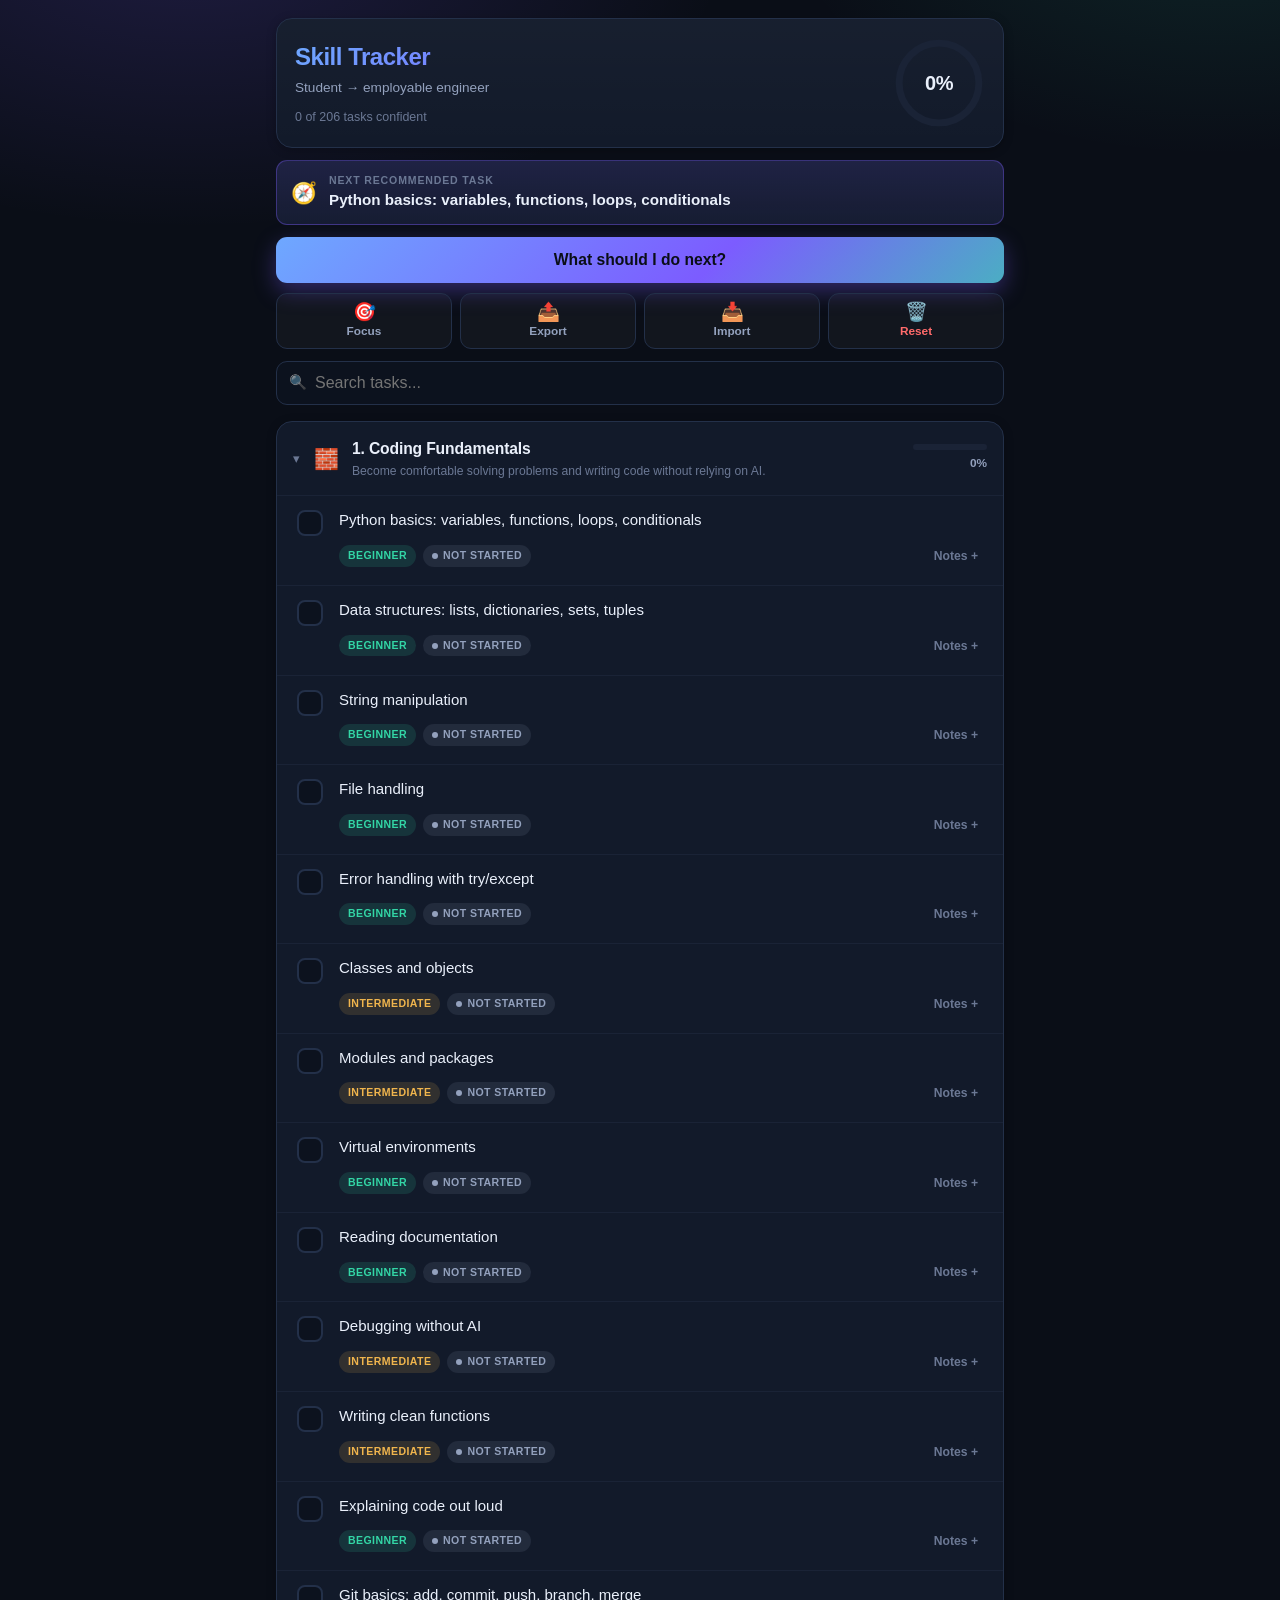
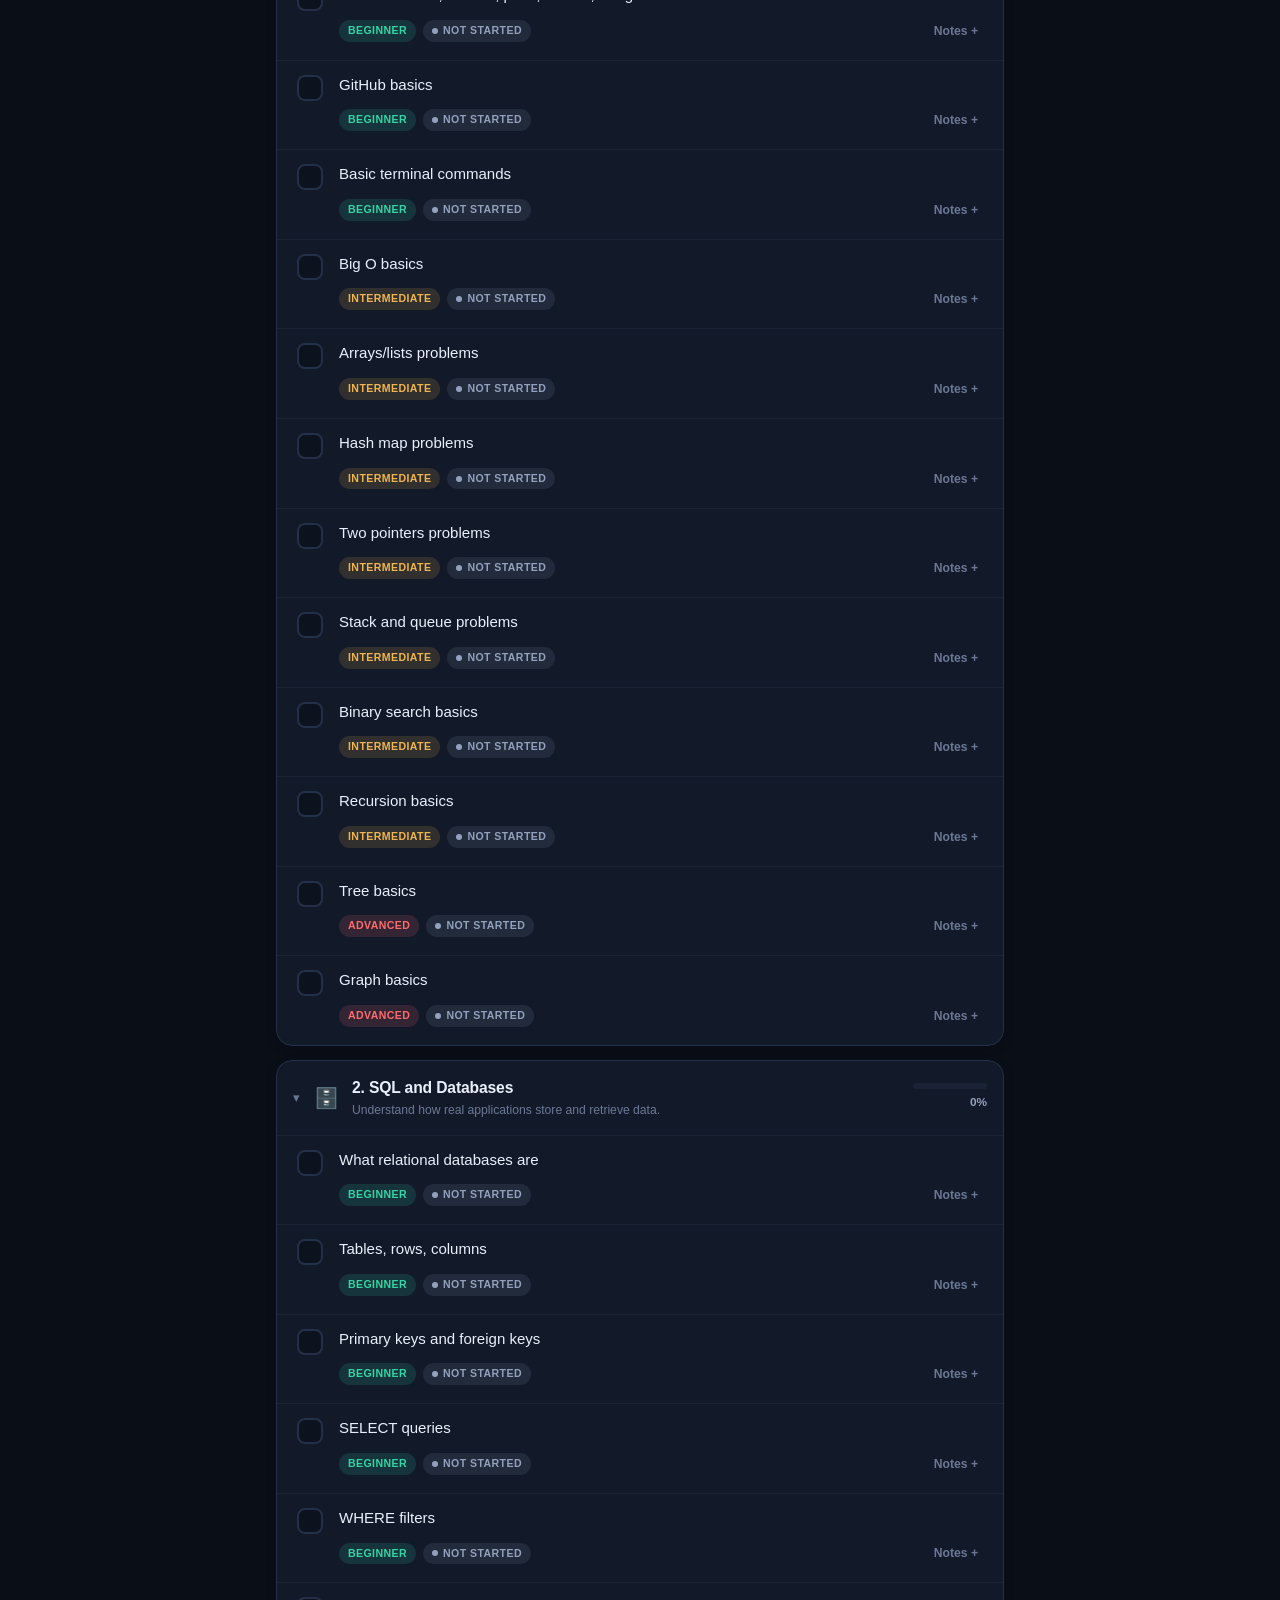
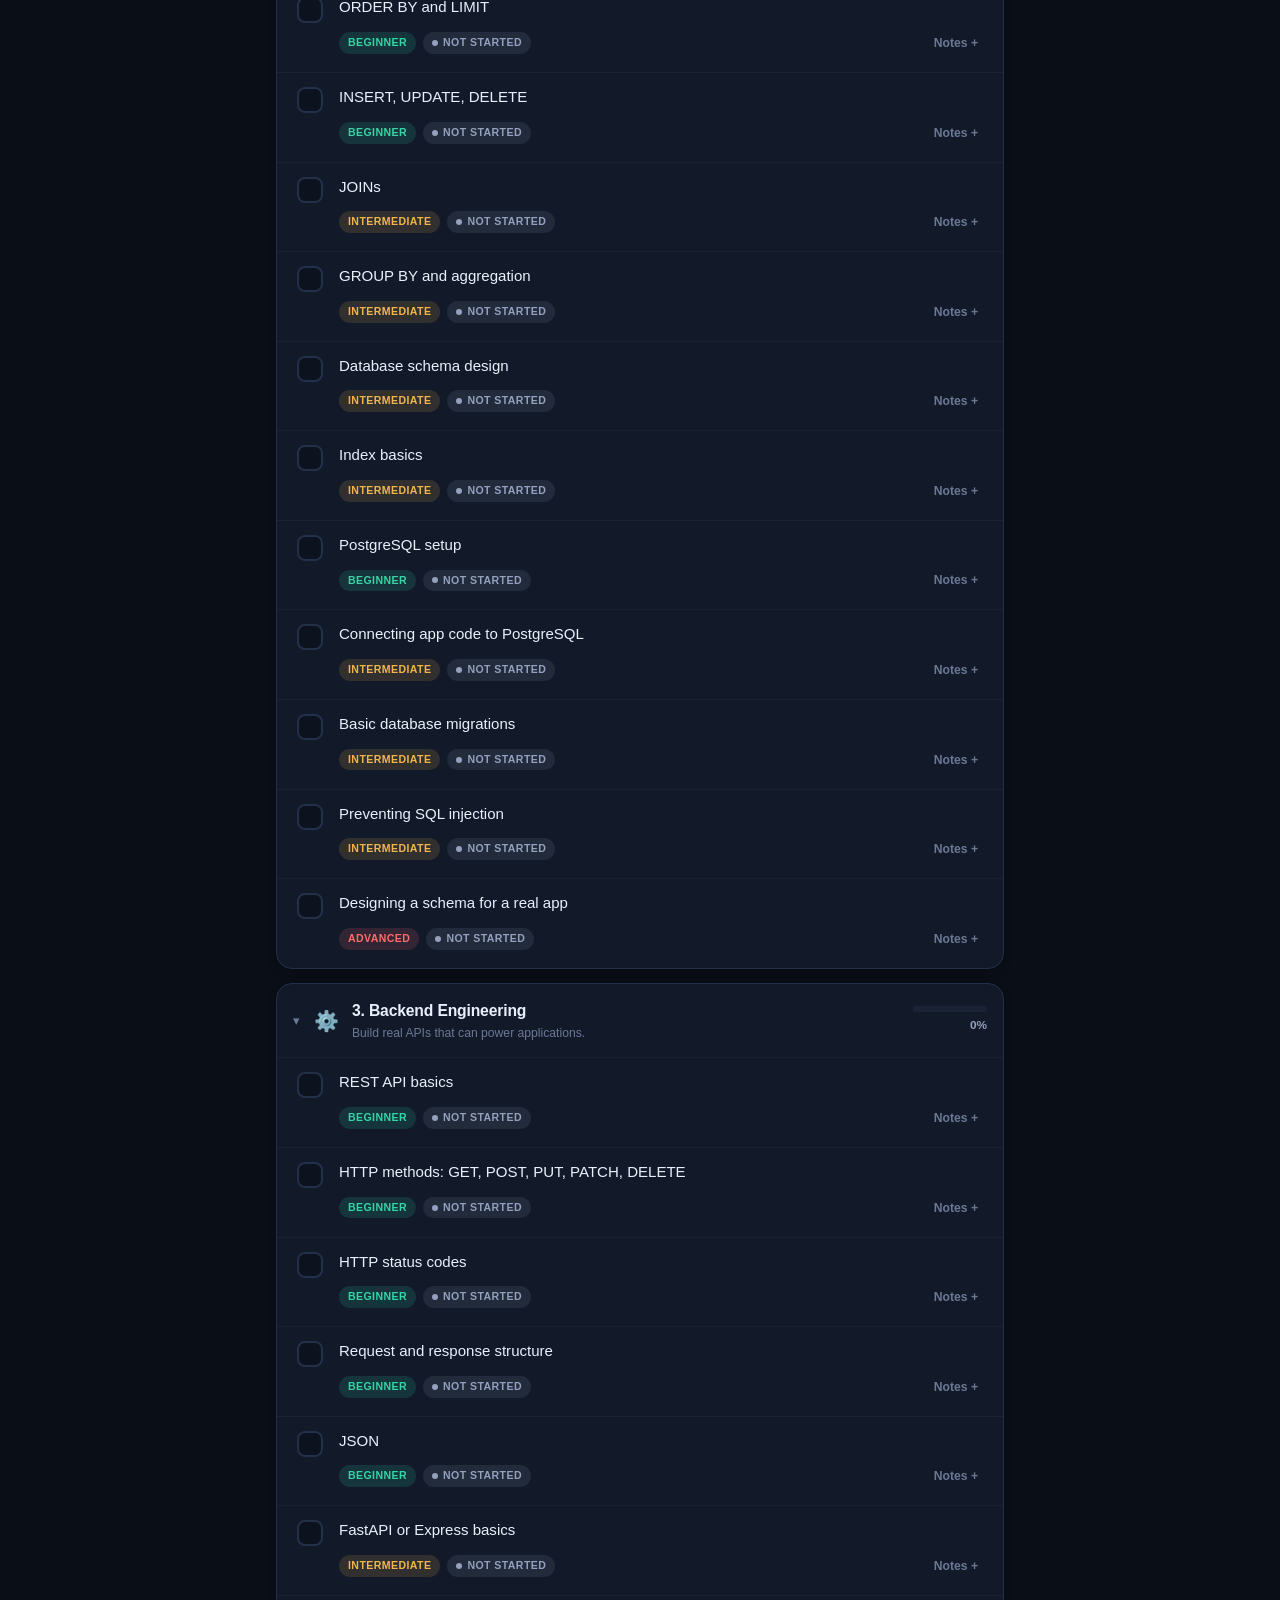
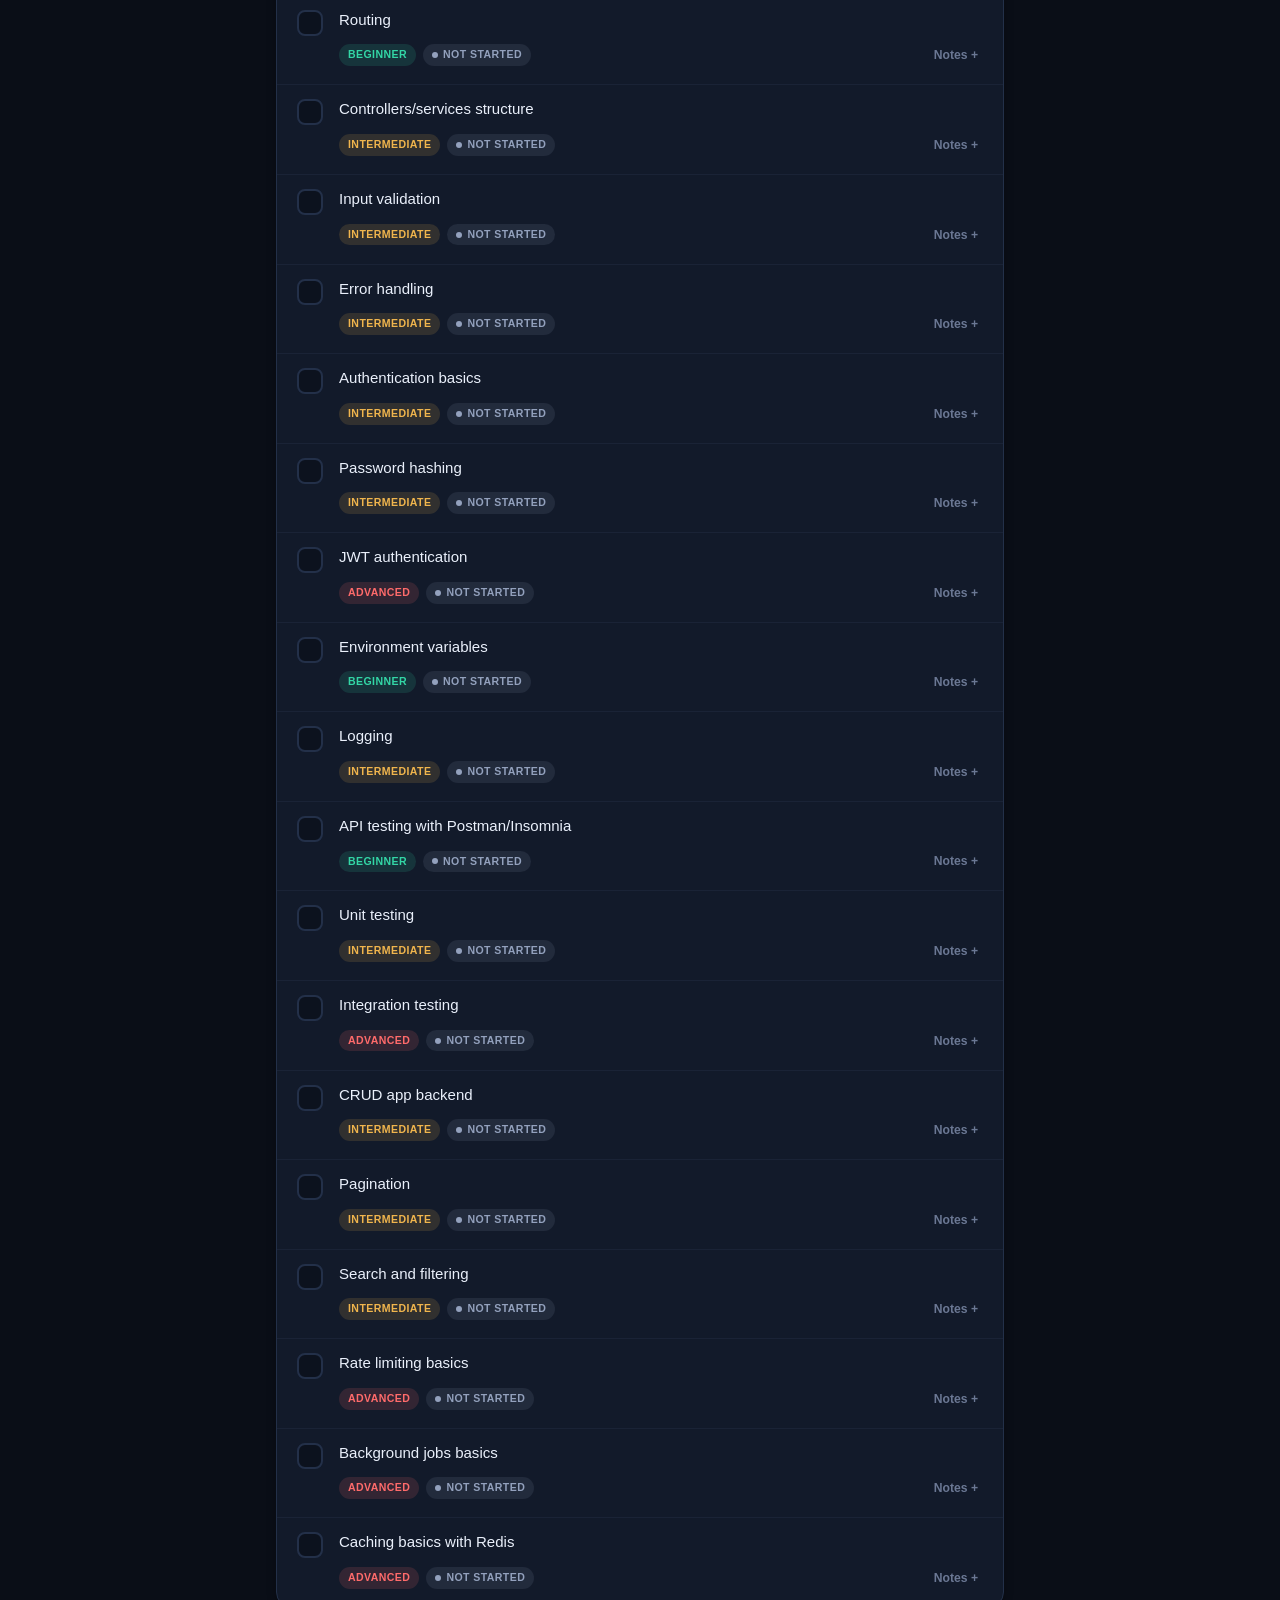
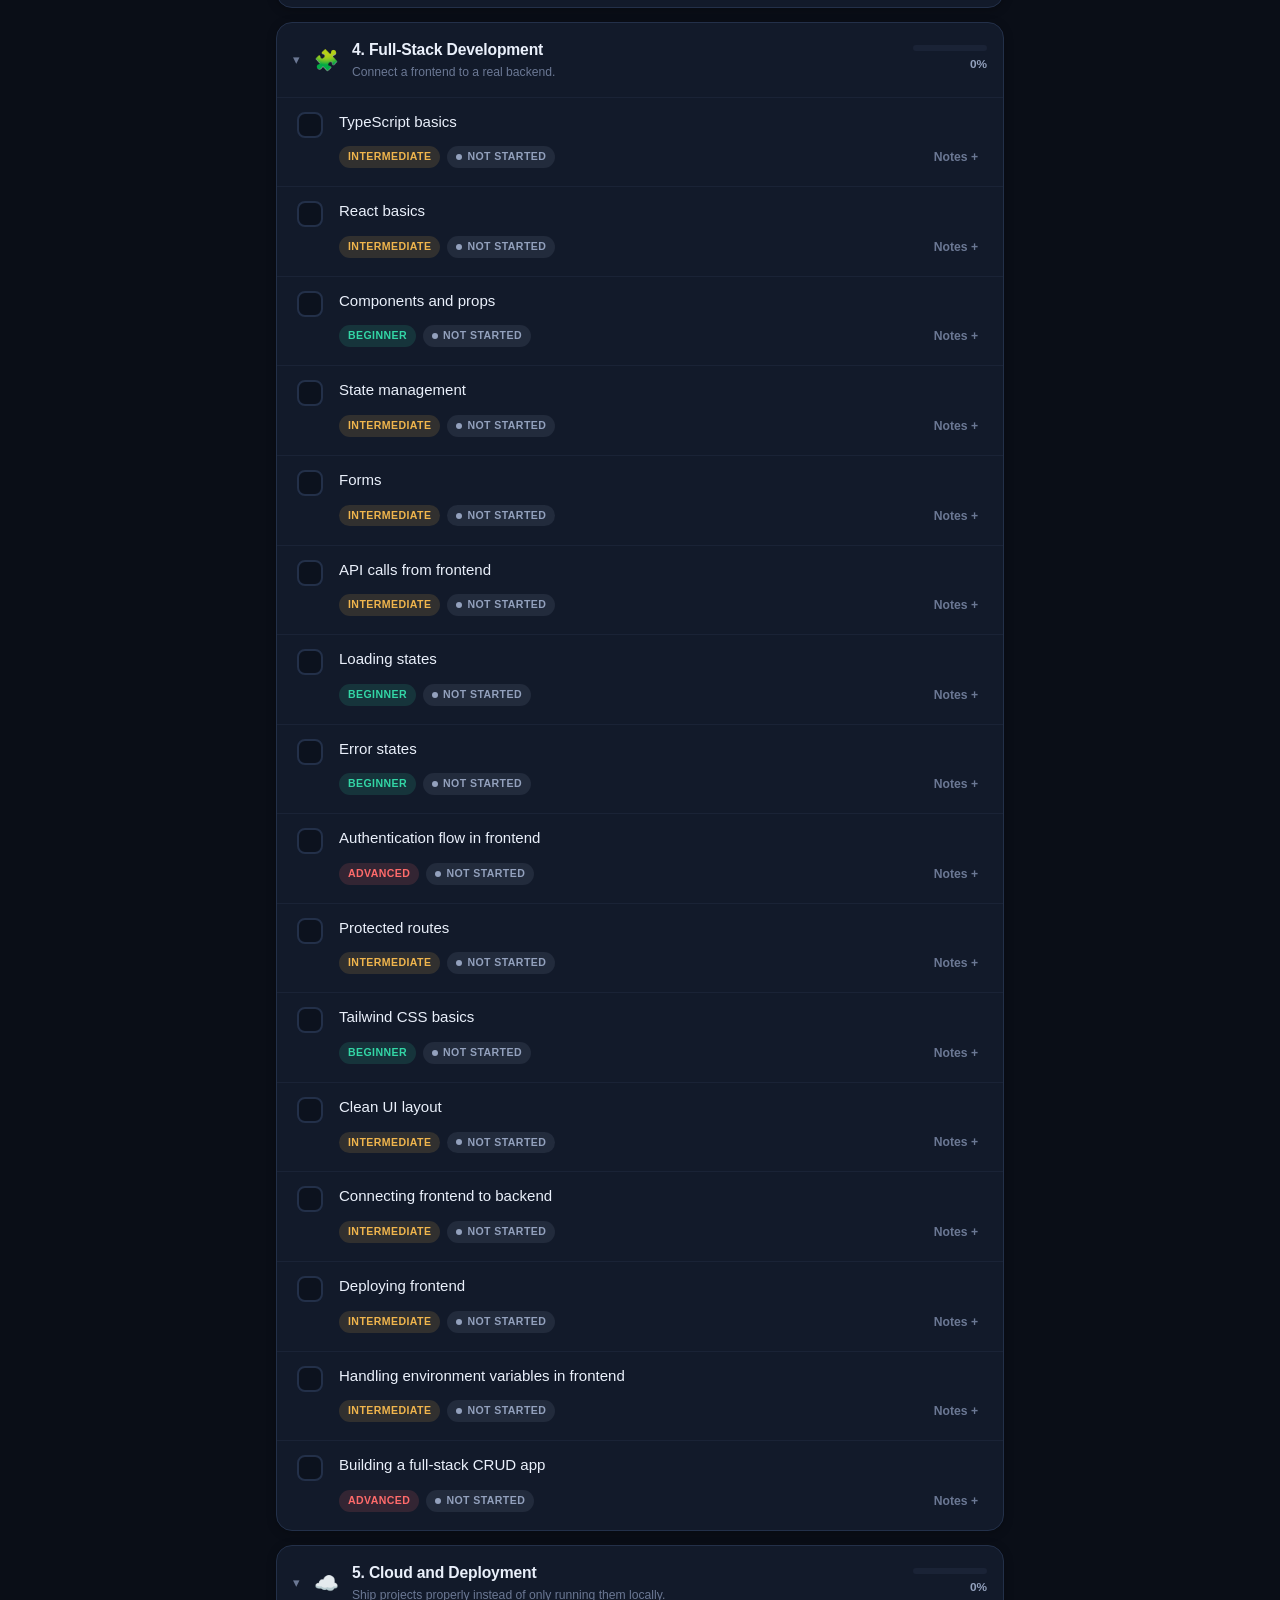
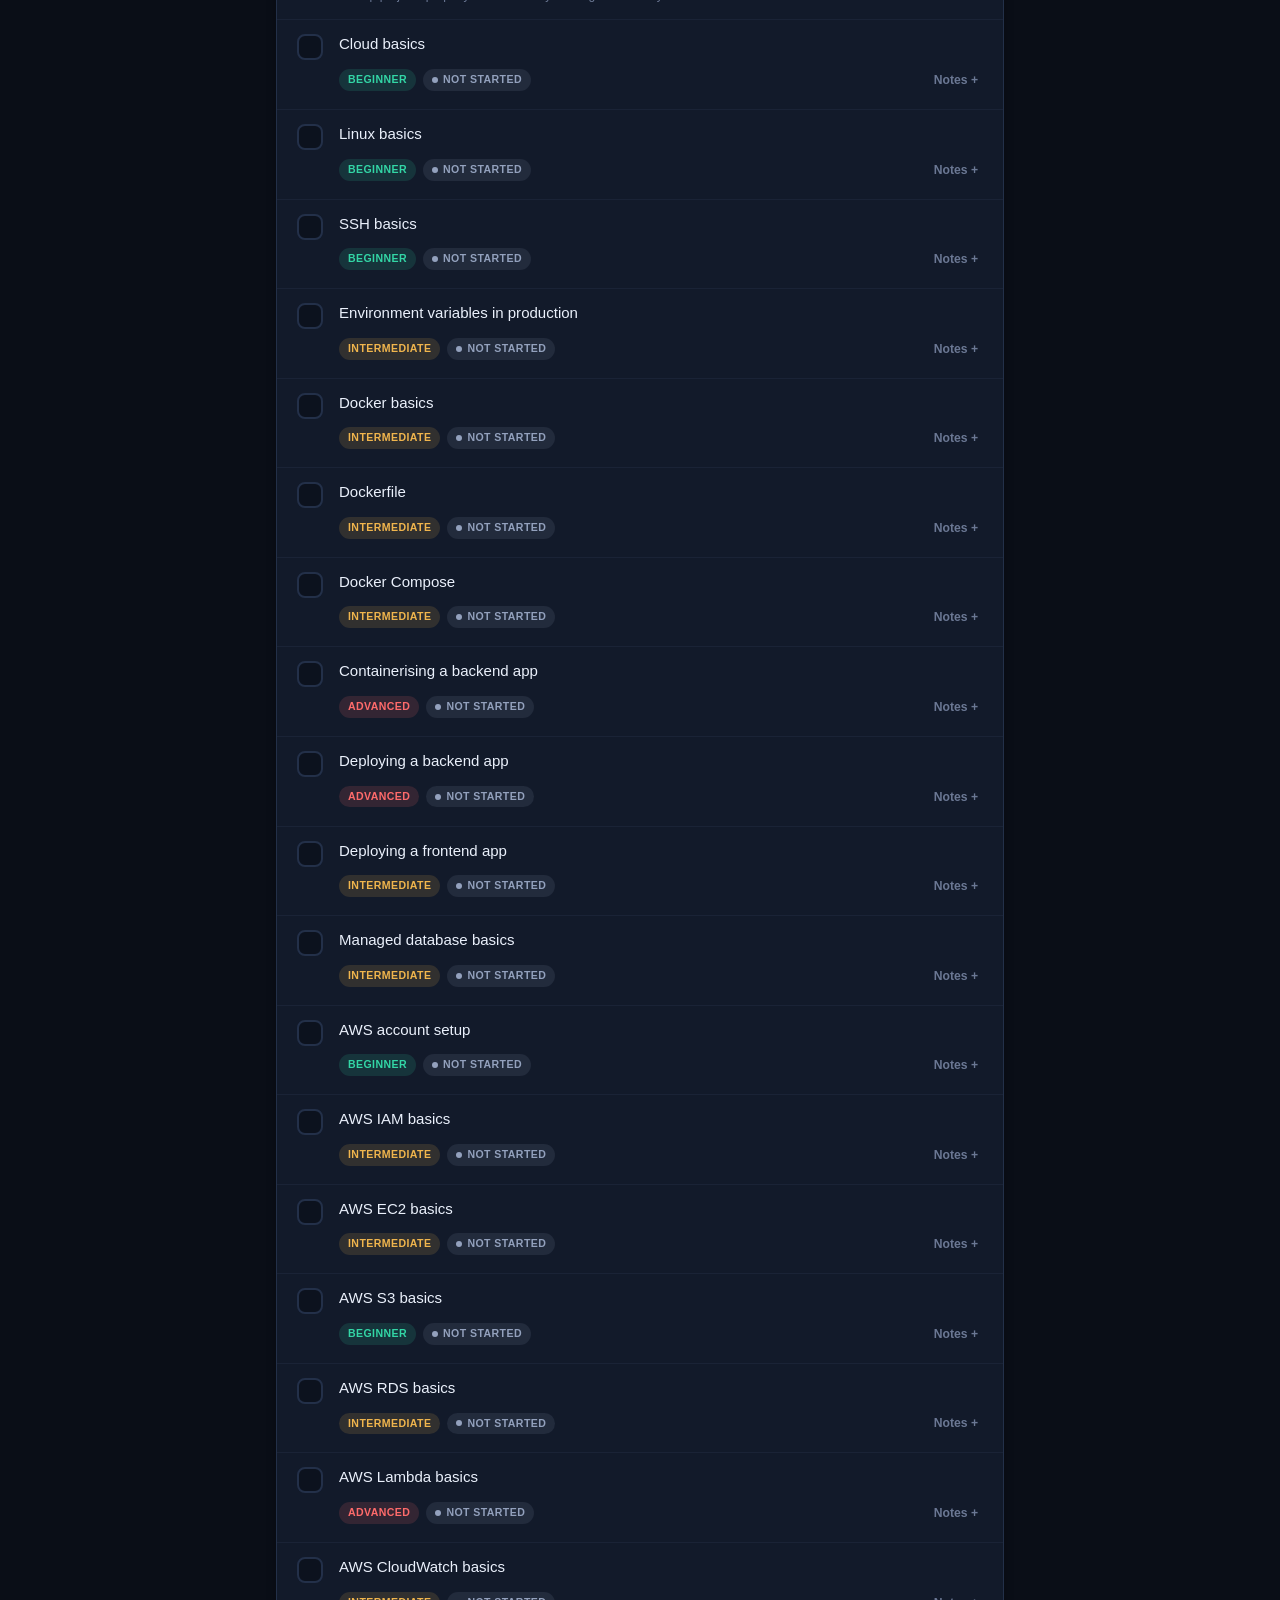
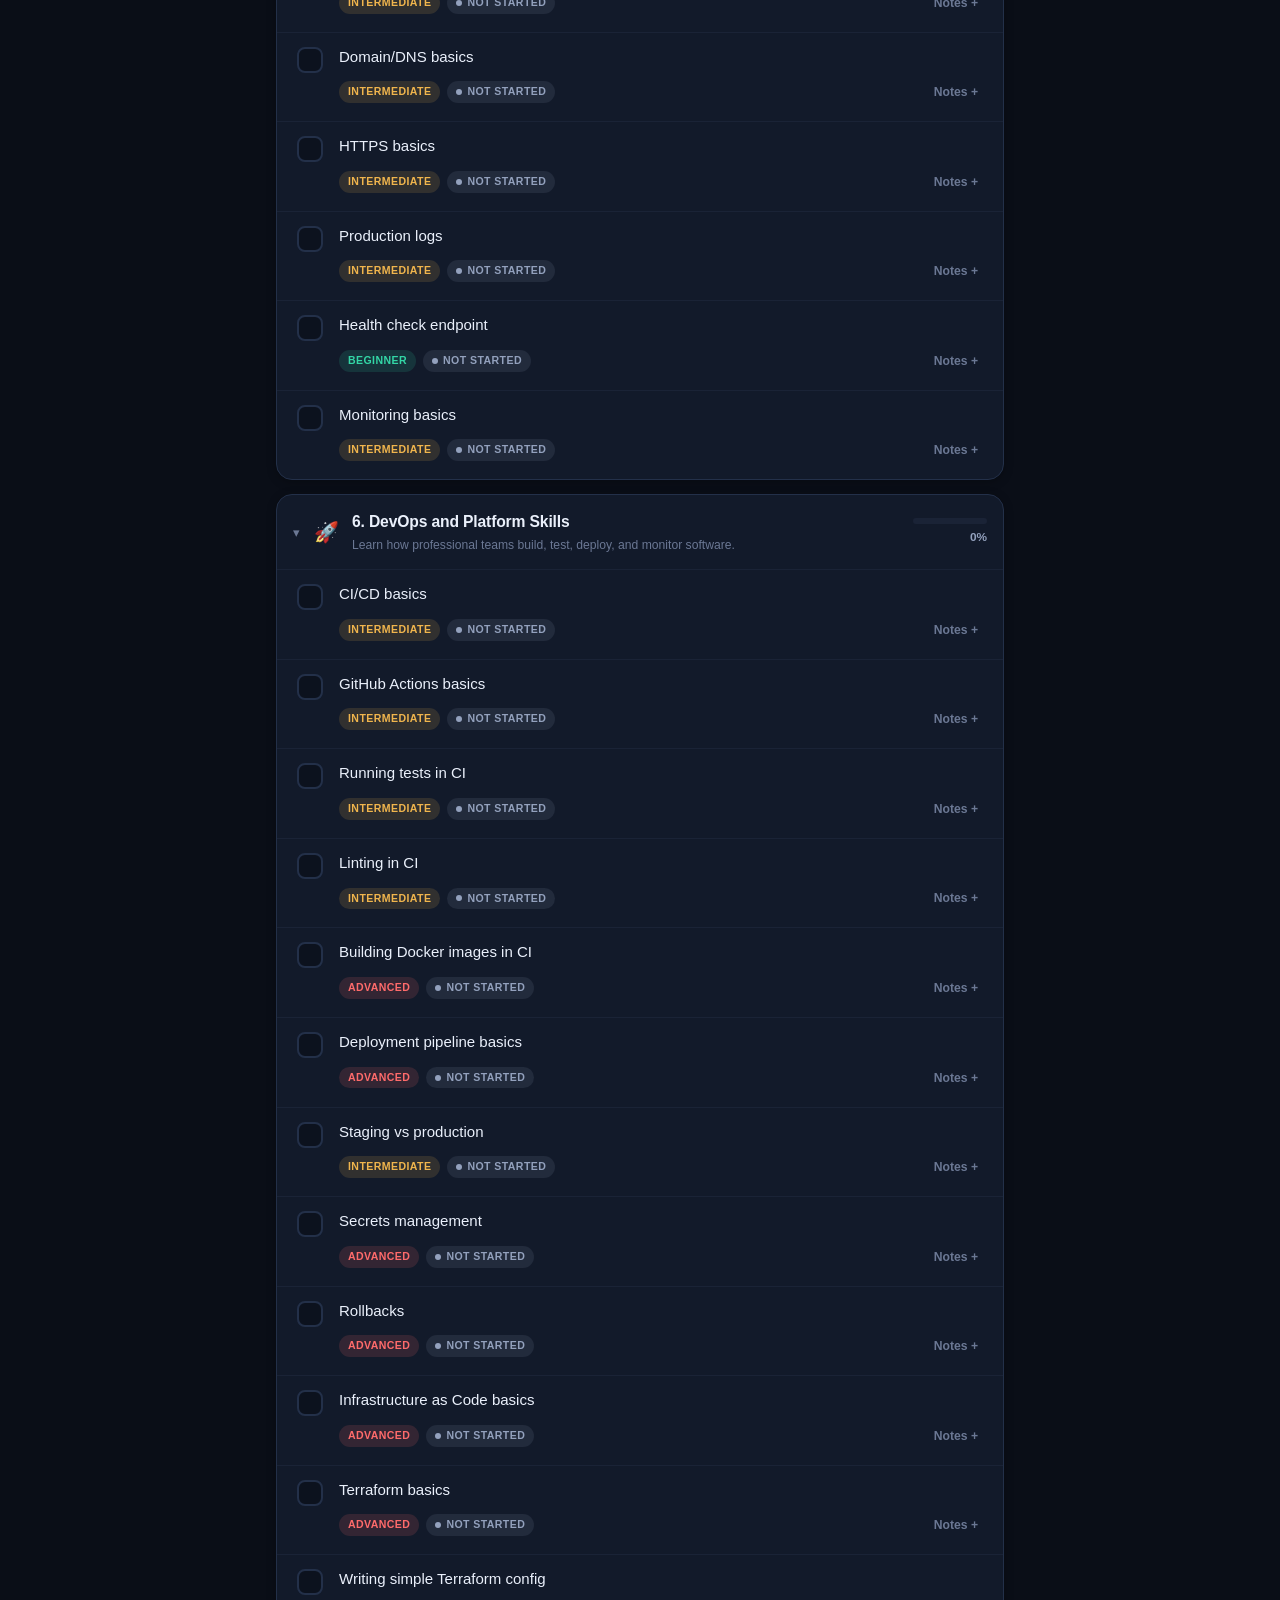
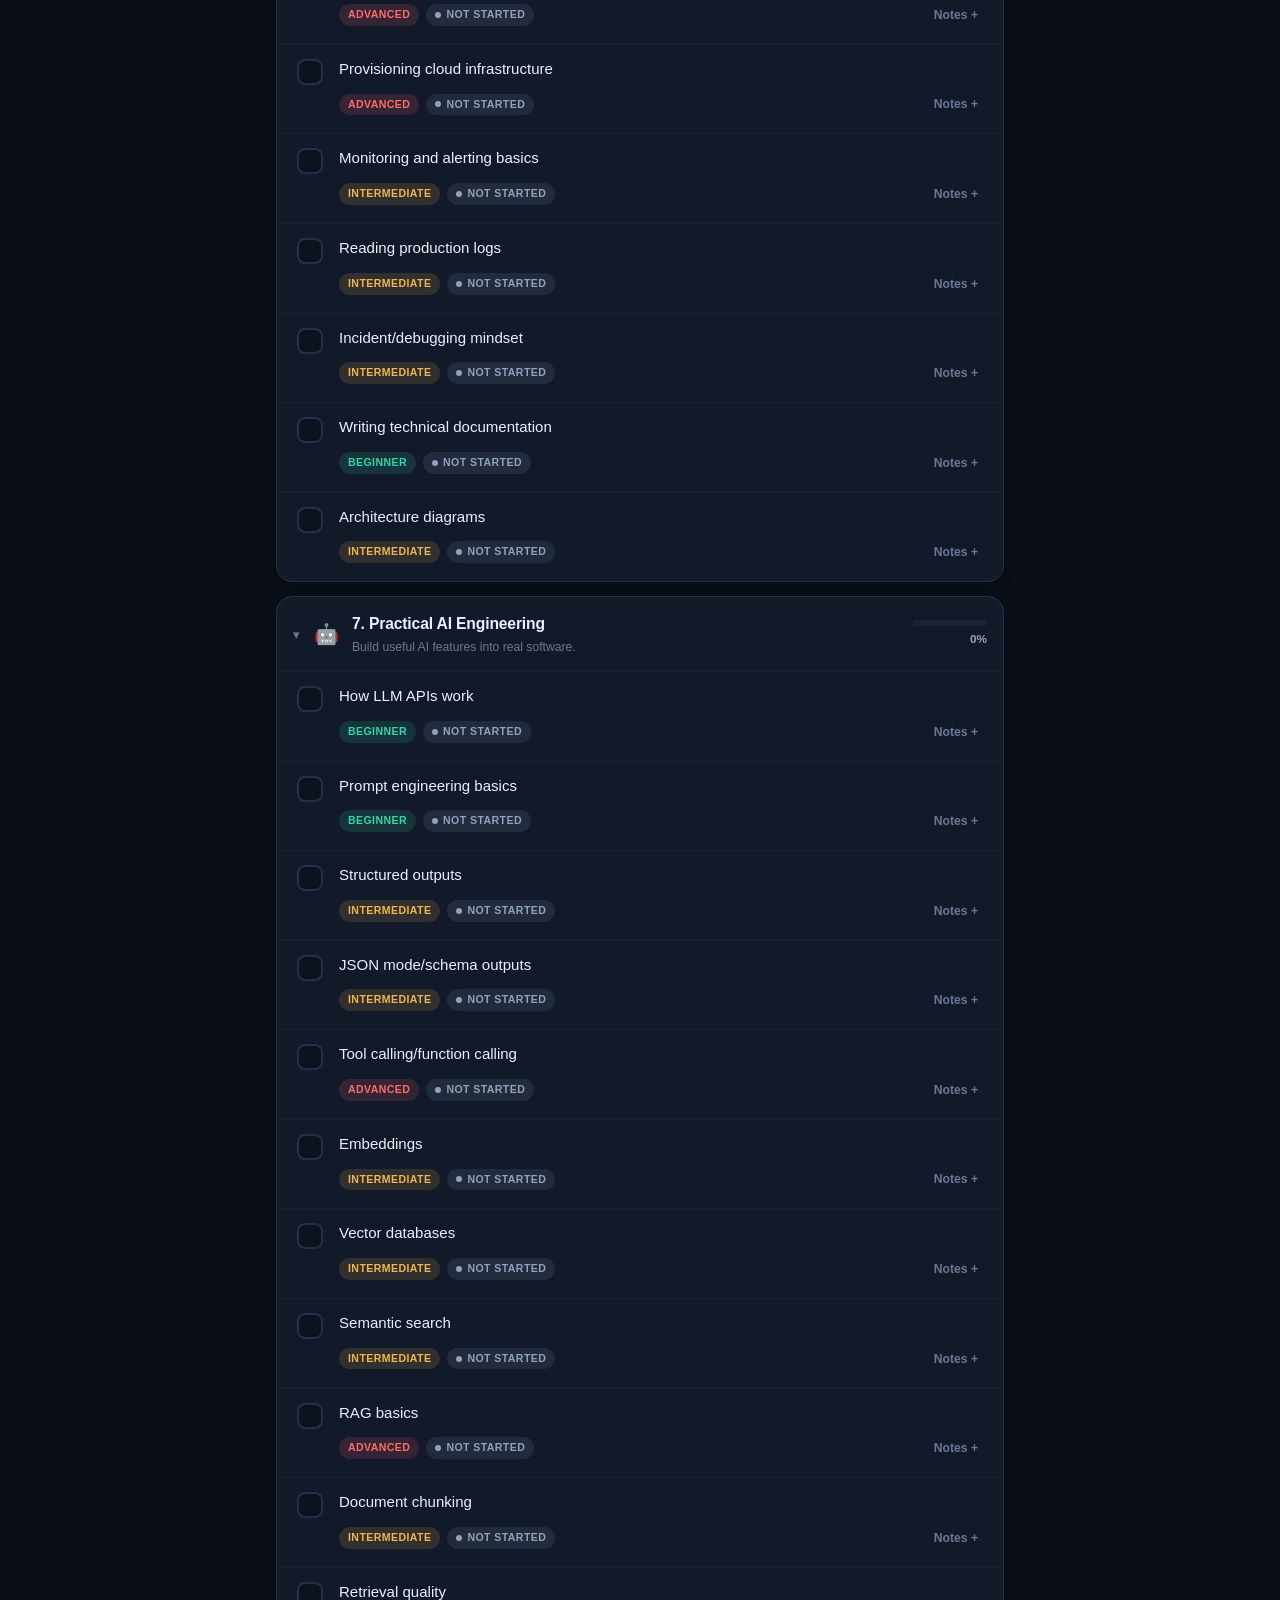
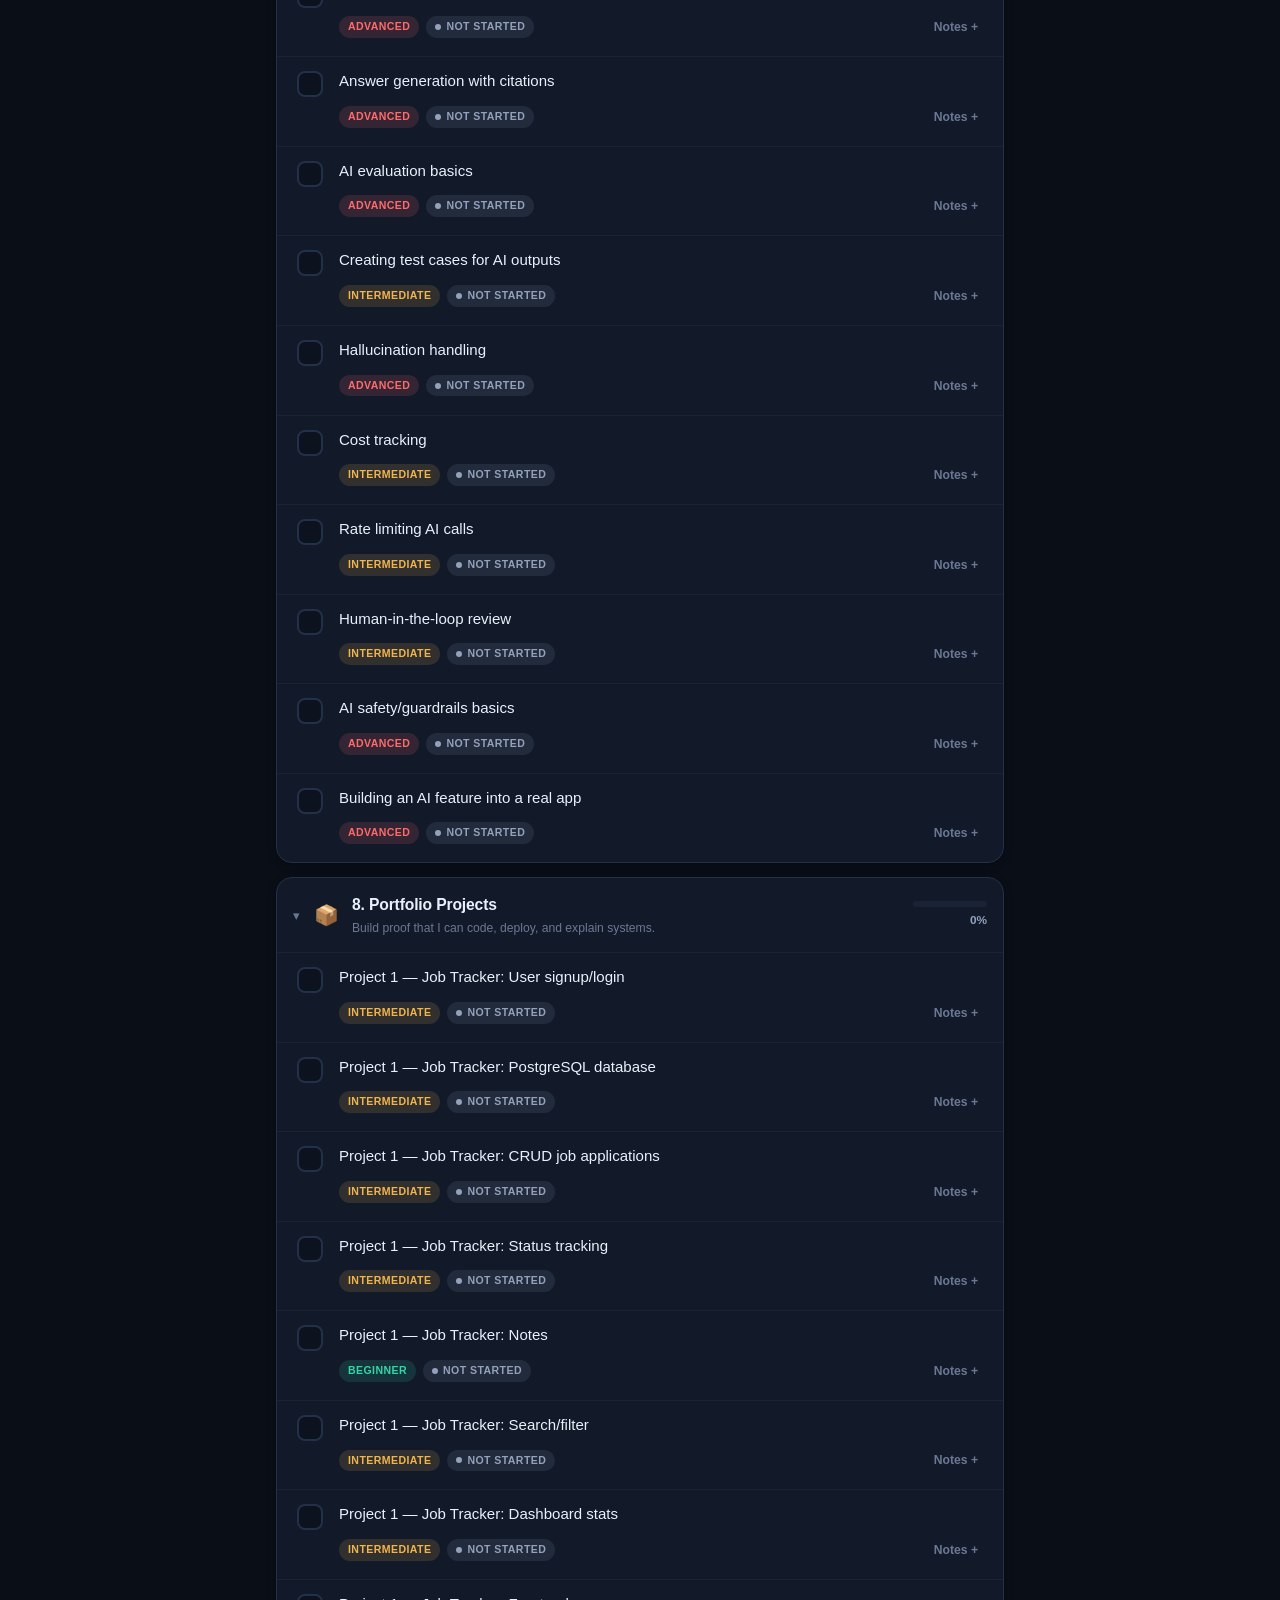
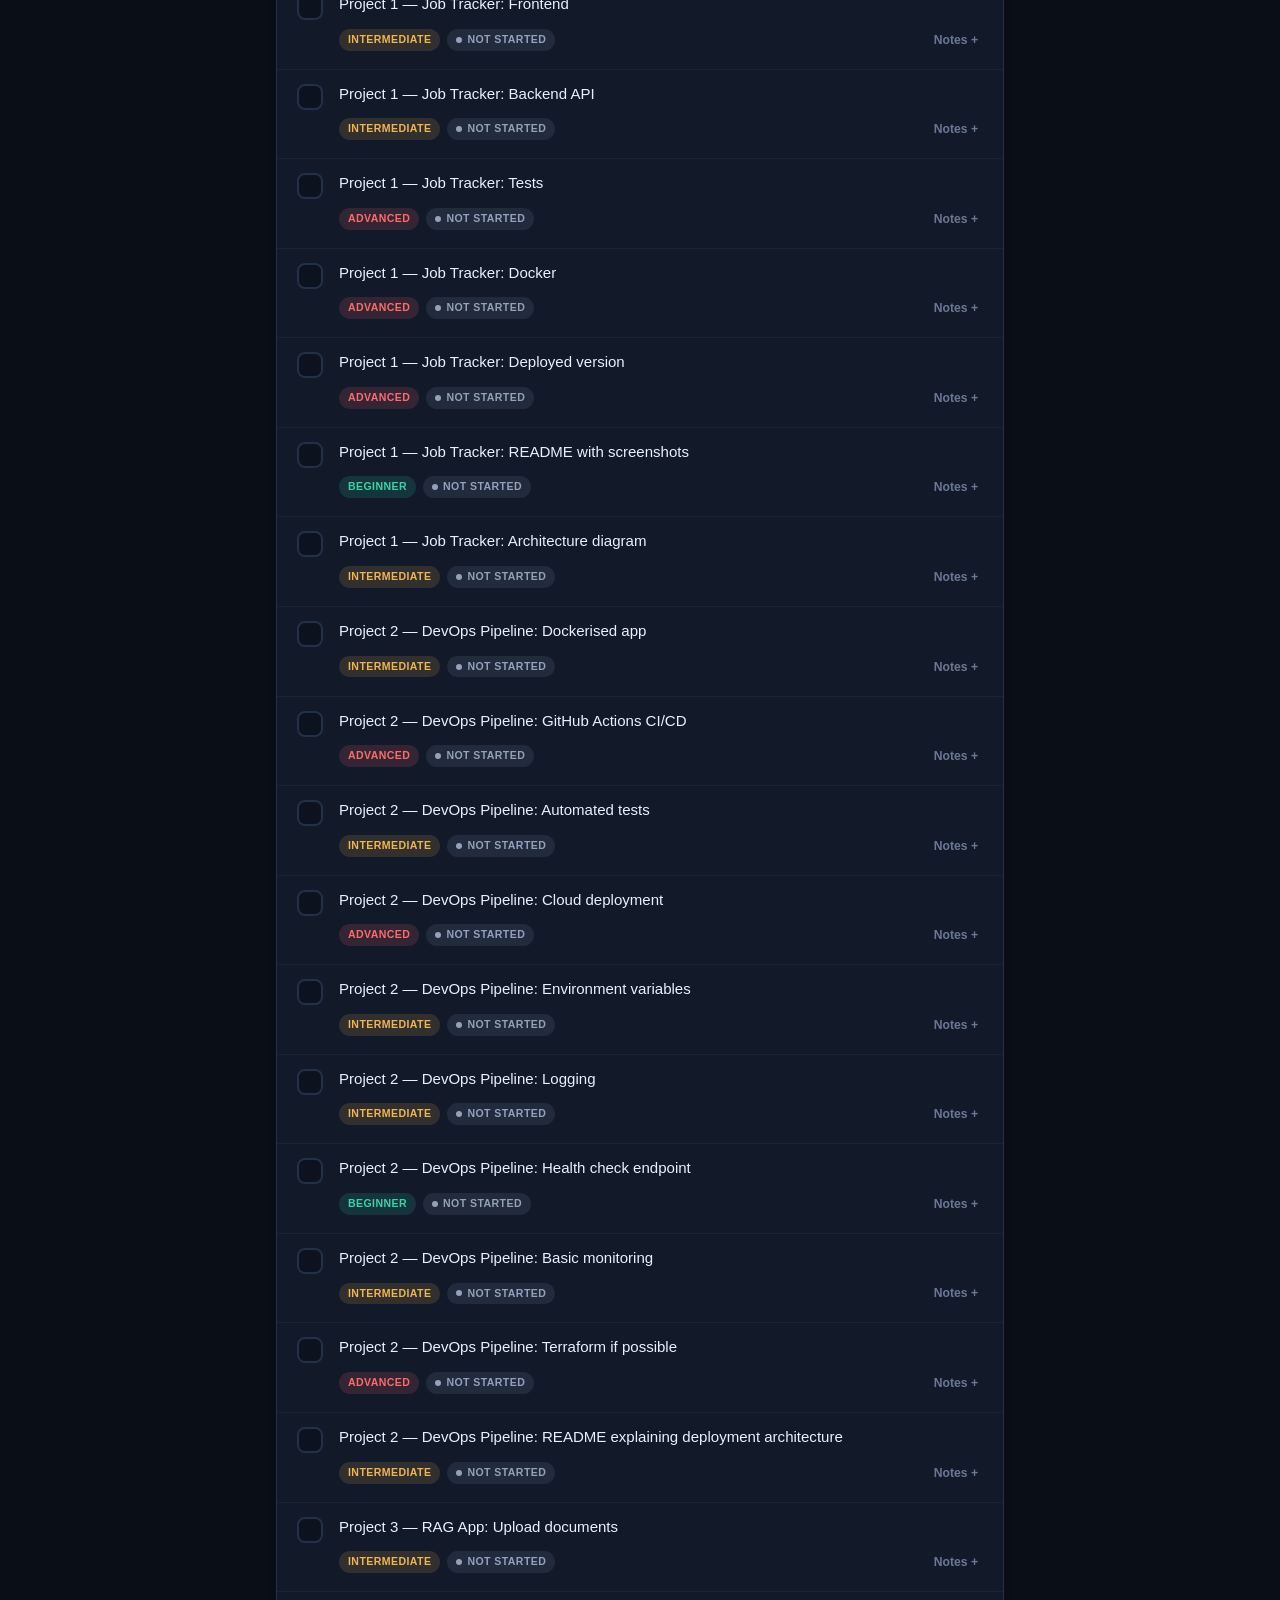
<file: index.html>
<!DOCTYPE html>
<html lang="en">
<head>
  <meta charset="UTF-8" />
  <!-- Responsive + iOS notch support. viewport-fit=cover lets us use safe-area insets. -->
  <meta name="viewport" content="width=device-width, initial-scale=1.0, viewport-fit=cover" />
  <meta name="theme-color" content="#0d1117" />
  <!-- iOS "Add to Home Screen" support -->
  <meta name="apple-mobile-web-app-capable" content="yes" />
  <meta name="apple-mobile-web-app-status-bar-style" content="black-translucent" />
  <meta name="apple-mobile-web-app-title" content="Skill Tracker" />
  <meta name="mobile-web-app-capable" content="yes" />
  <title>Skill Tracker</title>
  <style>
/* styles.css — modern, app-like dark theme for the Skill Tracker */

:root {
  /* surfaces */
  --bg: #0a0e17;
  --bg-2: #0e1422;
  --bg-elevated: #151c2c;
  --bg-card: #121a2a;
  --bg-input: #0c121e;

  /* lines + text */
  --border: #233049;
  --border-soft: #1a2336;
  --text: #eaf0fb;
  --text-muted: #93a1bd;
  --text-dim: #6b7894;

  /* accent */
  --accent: #6ea8ff;
  --accent-2: #7c5cff;
  --accent-soft: rgba(110, 168, 255, 0.14);
  --grad: linear-gradient(135deg, #6ea8ff 0%, #7c5cff 60%, #33d6a6 120%);
  --grad-bar: linear-gradient(90deg, #6ea8ff, #7c5cff 55%, #33d6a6);

  --success: #33d6a6;
  --danger: #ff6b6b;

  /* status colours */
  --st-not: #93a1bd;
  --st-learning: #f0b54d;
  --st-practicing: #6ea8ff;
  --st-confident: #33d6a6;

  /* difficulty colours */
  --diff-beginner: #33d6a6;
  --diff-intermediate: #f0b54d;
  --diff-advanced: #ff6b6b;

  --radius: 16px;
  --radius-sm: 11px;
  --shadow: 0 8px 30px rgba(0, 0, 0, 0.35);
  --shadow-soft: 0 2px 10px rgba(0, 0, 0, 0.25);
}

* { box-sizing: border-box; }

html, body {
  margin: 0;
  padding: 0;
  color: var(--text);
  font-family: -apple-system, BlinkMacSystemFont, "Segoe UI", Roboto, Helvetica, Arial, sans-serif;
  line-height: 1.5;
  -webkit-font-smoothing: antialiased;
  -webkit-text-size-adjust: 100%;
  text-size-adjust: 100%;
}
body {
  /* deep background with two subtle accent glows up top */
  background:
    radial-gradient(900px 500px at 15% -8%, rgba(124, 92, 255, 0.18), transparent 60%),
    radial-gradient(800px 480px at 95% -12%, rgba(51, 214, 166, 0.12), transparent 55%),
    var(--bg);
  background-attachment: fixed;
  min-height: 100vh;
}

/* ---------- Header ---------- */
.app-header {
  max-width: 760px;
  margin: 0 auto;
  padding: calc(18px + env(safe-area-inset-top)) calc(16px + env(safe-area-inset-right)) 6px calc(16px + env(safe-area-inset-left));
}

.card {
  background: linear-gradient(180deg, rgba(255, 255, 255, 0.025), rgba(255, 255, 255, 0)) , var(--bg-card);
  border: 1px solid var(--border);
  border-radius: var(--radius);
  box-shadow: var(--shadow-soft);
}

/* Hero */
.hero {
  display: flex;
  align-items: center;
  gap: 14px;
  padding: 18px;
  margin-bottom: 12px;
}
.hero-text { flex: 1; min-width: 0; }
.hero-text h1 {
  margin: 0;
  font-size: 1.5rem;
  letter-spacing: -0.02em;
  background: var(--grad);
  -webkit-background-clip: text;
  background-clip: text;
  -webkit-text-fill-color: transparent;
}
.subtitle {
  margin: 3px 0 10px;
  color: var(--text-muted);
  font-size: 0.85rem;
}
.overall-meta {
  font-size: 0.78rem;
  color: var(--text-dim);
  font-weight: 500;
}

/* Progress ring */
.ring {
  position: relative;
  width: 92px;
  height: 92px;
  flex-shrink: 0;
}
.ring-svg { width: 100%; height: 100%; transform: rotate(-90deg); }
.ring-bg {
  fill: none;
  stroke: var(--border-soft);
  stroke-width: 9;
}
.ring-fg {
  fill: none;
  stroke: url(#ringGrad);
  stroke-width: 9;
  stroke-linecap: round;
  stroke-dasharray: 326.7;
  stroke-dashoffset: 326.7;
  transition: stroke-dashoffset 0.6s cubic-bezier(0.22, 1, 0.36, 1);
  filter: drop-shadow(0 0 5px rgba(124, 92, 255, 0.45));
}
.ring-pct {
  position: absolute;
  inset: 0;
  display: flex;
  align-items: center;
  justify-content: center;
  font-size: 1.25rem;
  font-weight: 700;
  letter-spacing: -0.02em;
}

/* Next task */
.next-task {
  display: flex;
  align-items: center;
  gap: 12px;
  padding: 12px 14px;
  margin-bottom: 12px;
  border-radius: var(--radius-sm);
  background:
    linear-gradient(180deg, rgba(124, 92, 255, 0.12), rgba(124, 92, 255, 0.04)),
    var(--bg-card);
  border: 1px solid rgba(124, 92, 255, 0.35);
}
.next-icon { font-size: 1.3rem; flex-shrink: 0; }
.next-body { display: flex; flex-direction: column; min-width: 0; }
.next-label {
  font-size: 0.66rem;
  text-transform: uppercase;
  letter-spacing: 0.08em;
  color: var(--text-dim);
  font-weight: 600;
}
.next-text { font-weight: 600; font-size: 0.95rem; }
.next-task.flash { animation: flash 0.9s ease; }
@keyframes flash {
  0% { box-shadow: 0 0 0 4px var(--accent-soft); border-color: var(--accent-2); }
  100% { box-shadow: none; border-color: rgba(124, 92, 255, 0.35); }
}

/* Buttons */
.btn {
  display: inline-flex;
  align-items: center;
  justify-content: center;
  gap: 7px;
  background: var(--bg-elevated);
  color: var(--text);
  border: 1px solid var(--border);
  border-radius: var(--radius-sm);
  padding: 11px 14px;
  min-height: 46px;
  font-size: 0.9rem;
  font-weight: 600;
  cursor: pointer;
  transition: transform 0.06s, filter 0.15s, background 0.15s, border-color 0.15s;
  -webkit-tap-highlight-color: transparent;
  touch-action: manipulation;
}
.btn:active { transform: scale(0.97); }
.btn .bi { font-size: 1rem; line-height: 1; }

.btn-cta {
  width: 100%;
  margin-bottom: 10px;
  background: var(--grad);
  border: none;
  color: #0a0e17;
  font-weight: 700;
  font-size: 0.98rem;
  box-shadow: 0 8px 22px rgba(124, 92, 255, 0.35);
}
.btn-cta:hover { filter: brightness(1.05); }

.btn-primary {
  background: var(--grad);
  border: none;
  color: #0a0e17;
  font-weight: 700;
}

.btn-ghost {
  background: rgba(255, 255, 255, 0.03);
  flex-direction: column;
  gap: 3px;
  min-height: 56px;
  font-size: 0.74rem;
  font-weight: 600;
  color: var(--text-muted);
  padding: 8px 6px;
}
.btn-ghost .bi { font-size: 1.15rem; }
.btn-ghost:hover { background: rgba(255, 255, 255, 0.06); color: var(--text); }
.btn-ghost.active { border-color: var(--accent-2); color: var(--text); background: var(--accent-soft); }
.btn-danger { color: var(--danger); }
.btn-danger:hover { border-color: var(--danger); }

/* Controls grid */
.controls {
  display: grid;
  grid-template-columns: repeat(4, 1fr);
  gap: 8px;
  margin-bottom: 12px;
}

/* Search */
.search-row {
  position: relative;
  margin-bottom: 10px;
}
.search-icon {
  position: absolute;
  left: 13px;
  top: 50%;
  transform: translateY(-50%);
  font-size: 0.9rem;
  opacity: 0.6;
  pointer-events: none;
}
.search-input,
.text-input,
.status-select {
  background: var(--bg-input);
  border: 1px solid var(--border);
  color: var(--text);
  border-radius: var(--radius-sm);
  padding: 12px 12px;
  font-size: 16px; /* prevents iOS zoom-on-focus */
  font-family: inherit;
  width: 100%;
  -webkit-appearance: none;
  appearance: none;
}
.search-input { padding-left: 38px; }
.status-select { -webkit-appearance: menulist; appearance: menulist; }
.search-input:focus,
.text-input:focus,
.status-select:focus {
  outline: none;
  border-color: var(--accent-2);
  box-shadow: 0 0 0 3px rgba(124, 92, 255, 0.18);
}

/* ---------- Main ---------- */
main {
  max-width: 760px;
  margin: 0 auto;
  padding: 0 calc(16px + env(safe-area-inset-right)) 40px calc(16px + env(safe-area-inset-left));
}

/* Category */
.category {
  border: 1px solid var(--border);
  border-radius: var(--radius);
  margin-bottom: 14px;
  overflow: hidden;
  background: var(--bg-card);
  box-shadow: var(--shadow-soft);
}
.cat-header {
  display: flex;
  align-items: center;
  gap: 11px;
  padding: 15px 16px;
  cursor: pointer;
  user-select: none;
  -webkit-tap-highlight-color: transparent;
}
.cat-header:active { background: rgba(255, 255, 255, 0.03); }
.cat-caret {
  transition: transform 0.25s;
  color: var(--text-dim);
  flex-shrink: 0;
  font-size: 0.8rem;
}
.category.collapsed .cat-caret { transform: rotate(-90deg); }
.cat-icon {
  font-size: 1.25rem;
  flex-shrink: 0;
  width: 30px;
  text-align: center;
}
.cat-title-wrap { flex: 1; min-width: 0; }
.cat-title { font-weight: 700; font-size: 0.98rem; letter-spacing: -0.01em; }
.cat-goal {
  font-size: 0.76rem;
  color: var(--text-dim);
  margin-top: 2px;
}
.cat-progress-wrap {
  display: flex;
  flex-direction: column;
  align-items: flex-end;
  gap: 5px;
  flex-shrink: 0;
}
.cat-progress-bar {
  width: 74px;
  height: 6px;
  background: var(--border-soft);
  border-radius: 999px;
  overflow: hidden;
}
.cat-progress-fill {
  height: 100%;
  background: var(--grad-bar);
  border-radius: 999px;
  transition: width 0.45s cubic-bezier(0.22, 1, 0.36, 1);
}
.cat-pct {
  font-size: 0.74rem;
  color: var(--text-muted);
  font-weight: 600;
  min-width: 34px;
  text-align: right;
}

.cat-body { border-top: 1px solid var(--border-soft); }
.category.collapsed .cat-body { display: none; }

/* Item */
.item {
  padding: 13px 16px;
  border-bottom: 1px solid var(--border-soft);
  transition: background 0.2s;
}
.item:last-child { border-bottom: none; }
.item.done { background: rgba(51, 214, 166, 0.04); }
.item.done .item-task { color: var(--text-dim); text-decoration: line-through; }
.item.hidden { display: none; }

.item-main {
  display: flex;
  align-items: flex-start;
  gap: 13px;
}
.item-check {
  appearance: none;
  -webkit-appearance: none;
  width: 26px;
  height: 26px;
  border: 2px solid var(--border);
  border-radius: 8px;
  cursor: pointer;
  flex-shrink: 0;
  margin-top: 1px;
  position: relative;
  background: var(--bg-input);
  transition: background 0.15s, border-color 0.15s, transform 0.1s;
  -webkit-tap-highlight-color: transparent;
  touch-action: manipulation;
}
.item-check:active { transform: scale(0.9); }
.item-check:checked {
  background: var(--success);
  border-color: var(--success);
}
.item-check:checked::after {
  content: "";
  position: absolute;
  left: 8px;
  top: 3px;
  width: 6px;
  height: 12px;
  border: solid #0a0e17;
  border-width: 0 2.5px 2.5px 0;
  transform: rotate(45deg);
}
.item-content { flex: 1; min-width: 0; }
.item-task { font-size: 0.94rem; }

.item-tags {
  display: flex;
  align-items: center;
  gap: 7px;
  margin-top: 8px;
  flex-wrap: wrap;
}

.badge {
  font-size: 0.66rem;
  font-weight: 700;
  padding: 3px 9px;
  border-radius: 999px;
  text-transform: uppercase;
  letter-spacing: 0.04em;
  white-space: nowrap;
}
.diff-Beginner { background: rgba(51, 214, 166, 0.14); color: var(--diff-beginner); }
.diff-Intermediate { background: rgba(240, 181, 77, 0.14); color: var(--diff-intermediate); }
.diff-Advanced { background: rgba(255, 107, 107, 0.14); color: var(--diff-advanced); }

.status-badge { display: inline-flex; align-items: center; gap: 5px; }
.status-badge::before {
  content: "";
  width: 6px; height: 6px;
  border-radius: 50%;
  background: currentColor;
}
.status-NotStarted { background: rgba(147, 161, 189, 0.12); color: var(--st-not); }
.status-Learning { background: rgba(240, 181, 77, 0.15); color: var(--st-learning); }
.status-Practicing { background: rgba(110, 168, 255, 0.15); color: var(--st-practicing); }
.status-Confident { background: rgba(51, 214, 166, 0.15); color: var(--st-confident); }

.btn-expand {
  background: none;
  border: none;
  color: var(--text-dim);
  font-size: 0.76rem;
  font-weight: 600;
  cursor: pointer;
  padding: 6px 9px;
  min-height: 32px;
  border-radius: 8px;
  margin-left: auto;
  -webkit-tap-highlight-color: transparent;
  touch-action: manipulation;
}
.btn-expand:active { background: rgba(255, 255, 255, 0.05); }

/* Item details */
.item-details {
  margin-top: 12px;
  padding-top: 12px;
  border-top: 1px dashed var(--border-soft);
  display: grid;
  gap: 10px;
}
.item-details.collapsed { display: none; }
.field-label {
  font-size: 0.7rem;
  color: var(--text-dim);
  font-weight: 600;
  text-transform: uppercase;
  letter-spacing: 0.05em;
  margin-bottom: 5px;
  display: block;
}
.detail-row { display: flex; gap: 10px; flex-wrap: wrap; }
.detail-row > div { flex: 1; min-width: 150px; }
.notes-input { min-height: 56px; resize: vertical; }
.resource-link {
  font-size: 0.8rem;
  color: var(--accent);
  margin-top: 5px;
  word-break: break-all;
  display: inline-block;
}

/* Focus mode */
body.focus-mode .category { display: none; }
body.focus-mode .category.focus-visible { display: block; }
body.focus-mode .item:not(.focus-item) { display: none; }
body.focus-mode .cat-body { display: block !important; }
.focus-banner {
  display: none;
  max-width: 760px;
  margin: 0 auto 12px;
  padding: 12px 16px;
  background: linear-gradient(135deg, rgba(124, 92, 255, 0.18), rgba(51, 214, 166, 0.12));
  border: 1px solid var(--accent-2);
  border-radius: var(--radius-sm);
  font-size: 0.86rem;
  font-weight: 500;
  align-items: center;
  justify-content: space-between;
  gap: 10px;
}
body.focus-mode .focus-banner { display: flex; }

/* Toast */
.toast {
  position: fixed;
  bottom: calc(20px + env(safe-area-inset-bottom));
  left: 50%;
  transform: translateX(-50%);
  background: var(--bg-elevated);
  border: 1px solid var(--border);
  color: var(--text);
  padding: 12px 20px;
  border-radius: 999px;
  font-size: 0.86rem;
  font-weight: 500;
  box-shadow: var(--shadow);
  z-index: 50;
  animation: toastIn 0.22s ease;
}
@keyframes toastIn {
  from { opacity: 0; transform: translate(-50%, 10px); }
  to { opacity: 1; transform: translate(-50%, 0); }
}

.app-footer {
  max-width: 760px;
  margin: 0 auto;
  padding: 0 16px calc(40px + env(safe-area-inset-bottom));
  color: var(--text-dim);
  font-size: 0.76rem;
  text-align: center;
}

.weekly-reset {
  margin: 12px 16px;
  display: flex;
  justify-content: flex-end;
}
.weekly-reset .btn { min-height: 40px; padding: 9px 14px; }

/* ---------- Responsive ---------- */
@media (max-width: 560px) {
  .cat-goal { display: none; }
  .cat-icon { font-size: 1.15rem; width: 26px; }
  .hero { padding: 16px; }
  .hero-text h1 { font-size: 1.35rem; }
  .ring { width: 78px; height: 78px; }
  .ring-pct { font-size: 1.05rem; }
  .item-task { font-size: 0.95rem; }
}
@media (max-width: 360px) {
  .controls { grid-template-columns: repeat(2, 1fr); }
}

@media (prefers-reduced-motion: reduce) {
  * { transition: none !important; animation: none !important; scroll-behavior: auto !important; }
}

  </style>
</head>
<body>
  <header class="app-header">
    <!-- Hero: title + circular overall-progress ring -->
    <div class="hero card">
      <div class="hero-text">
        <h1>Skill Tracker</h1>
        <p class="subtitle">Student → employable engineer</p>
        <div class="overall-meta" id="overallMeta">0 of 0 tasks confident</div>
      </div>
      <div class="ring" aria-hidden="true">
        <svg viewBox="0 0 120 120" class="ring-svg">
          <defs>
            <linearGradient id="ringGrad" x1="0%" y1="0%" x2="100%" y2="100%">
              <stop offset="0%" stop-color="#6ea8ff"></stop>
              <stop offset="55%" stop-color="#7c5cff"></stop>
              <stop offset="100%" stop-color="#33d6a6"></stop>
            </linearGradient>
          </defs>
          <circle class="ring-bg" cx="60" cy="60" r="52"></circle>
          <circle class="ring-fg" id="ringFg" cx="60" cy="60" r="52"></circle>
        </svg>
        <span class="ring-pct" id="overallPct">0%</span>
      </div>
    </div>

    <!-- Next recommended task -->
    <div class="next-task" id="nextTaskCard">
      <span class="next-icon">🧭</span>
      <div class="next-body">
        <span class="next-label">Next recommended task</span>
        <span class="next-text" id="nextTaskText">All done! 🎉</span>
      </div>
    </div>

    <!-- Primary action -->
    <button id="btnNext" class="btn btn-primary btn-cta">What should I do next?</button>

    <!-- Secondary actions -->
    <div class="controls">
      <button id="btnFocus" class="btn btn-ghost"><span class="bi">🎯</span>Focus</button>
      <button id="btnExport" class="btn btn-ghost"><span class="bi">📤</span>Export</button>
      <button id="btnImport" class="btn btn-ghost"><span class="bi">📥</span>Import</button>
      <button id="btnReset" class="btn btn-ghost btn-danger"><span class="bi">🗑️</span>Reset</button>
      <input type="file" id="importFile" accept="application/json" hidden />
    </div>
    <div class="search-row">
      <span class="search-icon">🔍</span>
      <input type="search" id="searchInput" class="search-input" placeholder="Search tasks..." />
    </div>
  </header>

  <main id="categories"></main>

  <footer class="app-footer">
    <p>Progress is saved automatically in this browser (localStorage). Use Export to back it up.</p>
  </footer>

  <!-- Toast for small confirmations -->
  <div id="toast" class="toast" hidden></div>
  <script>
/*
 * data.js
 * -------
 * The complete learning path for the Skill Tracker.
 *
 * The order of categories and the order of items inside each category
 * defines the recommended learning sequence (first -> last). This order is
 * used by the "What should I do next?" feature and "Focus Mode", so it should
 * not be reordered casually.
 *
 * Each item has:
 *   - task:       short description of the skill/task
 *   - difficulty: "Beginner" | "Intermediate" | "Advanced"
 *
 * "type" on a category:
 *   - "skills"   : normal learn-and-track items
 *   - "project"  : a portfolio project (items are required features)
 *   - "weekly"   : recurring weekly discipline checklist
 *
 * Item IDs are generated from category + item index at runtime (see app.js),
 * so saved progress stays stable as long as the order here is preserved.
 */

const LEARNING_PATH = [
  {
    name: "1. Coding Fundamentals",
    goal: "Become comfortable solving problems and writing code without relying on AI.",
    type: "skills",
    icon: "🧱",
    items: [
      { task: "Python basics: variables, functions, loops, conditionals", difficulty: "Beginner" },
      { task: "Data structures: lists, dictionaries, sets, tuples", difficulty: "Beginner" },
      { task: "String manipulation", difficulty: "Beginner" },
      { task: "File handling", difficulty: "Beginner" },
      { task: "Error handling with try/except", difficulty: "Beginner" },
      { task: "Classes and objects", difficulty: "Intermediate" },
      { task: "Modules and packages", difficulty: "Intermediate" },
      { task: "Virtual environments", difficulty: "Beginner" },
      { task: "Reading documentation", difficulty: "Beginner" },
      { task: "Debugging without AI", difficulty: "Intermediate" },
      { task: "Writing clean functions", difficulty: "Intermediate" },
      { task: "Explaining code out loud", difficulty: "Beginner" },
      { task: "Git basics: add, commit, push, branch, merge", difficulty: "Beginner" },
      { task: "GitHub basics", difficulty: "Beginner" },
      { task: "Basic terminal commands", difficulty: "Beginner" },
      { task: "Big O basics", difficulty: "Intermediate" },
      { task: "Arrays/lists problems", difficulty: "Intermediate" },
      { task: "Hash map problems", difficulty: "Intermediate" },
      { task: "Two pointers problems", difficulty: "Intermediate" },
      { task: "Stack and queue problems", difficulty: "Intermediate" },
      { task: "Binary search basics", difficulty: "Intermediate" },
      { task: "Recursion basics", difficulty: "Intermediate" },
      { task: "Tree basics", difficulty: "Advanced" },
      { task: "Graph basics", difficulty: "Advanced" }
    ]
  },
  {
    name: "2. SQL and Databases",
    goal: "Understand how real applications store and retrieve data.",
    type: "skills",
    icon: "🗄️",
    items: [
      { task: "What relational databases are", difficulty: "Beginner" },
      { task: "Tables, rows, columns", difficulty: "Beginner" },
      { task: "Primary keys and foreign keys", difficulty: "Beginner" },
      { task: "SELECT queries", difficulty: "Beginner" },
      { task: "WHERE filters", difficulty: "Beginner" },
      { task: "ORDER BY and LIMIT", difficulty: "Beginner" },
      { task: "INSERT, UPDATE, DELETE", difficulty: "Beginner" },
      { task: "JOINs", difficulty: "Intermediate" },
      { task: "GROUP BY and aggregation", difficulty: "Intermediate" },
      { task: "Database schema design", difficulty: "Intermediate" },
      { task: "Index basics", difficulty: "Intermediate" },
      { task: "PostgreSQL setup", difficulty: "Beginner" },
      { task: "Connecting app code to PostgreSQL", difficulty: "Intermediate" },
      { task: "Basic database migrations", difficulty: "Intermediate" },
      { task: "Preventing SQL injection", difficulty: "Intermediate" },
      { task: "Designing a schema for a real app", difficulty: "Advanced" }
    ]
  },
  {
    name: "3. Backend Engineering",
    goal: "Build real APIs that can power applications.",
    type: "skills",
    icon: "⚙️",
    items: [
      { task: "REST API basics", difficulty: "Beginner" },
      { task: "HTTP methods: GET, POST, PUT, PATCH, DELETE", difficulty: "Beginner" },
      { task: "HTTP status codes", difficulty: "Beginner" },
      { task: "Request and response structure", difficulty: "Beginner" },
      { task: "JSON", difficulty: "Beginner" },
      { task: "FastAPI or Express basics", difficulty: "Intermediate" },
      { task: "Routing", difficulty: "Beginner" },
      { task: "Controllers/services structure", difficulty: "Intermediate" },
      { task: "Input validation", difficulty: "Intermediate" },
      { task: "Error handling", difficulty: "Intermediate" },
      { task: "Authentication basics", difficulty: "Intermediate" },
      { task: "Password hashing", difficulty: "Intermediate" },
      { task: "JWT authentication", difficulty: "Advanced" },
      { task: "Environment variables", difficulty: "Beginner" },
      { task: "Logging", difficulty: "Intermediate" },
      { task: "API testing with Postman/Insomnia", difficulty: "Beginner" },
      { task: "Unit testing", difficulty: "Intermediate" },
      { task: "Integration testing", difficulty: "Advanced" },
      { task: "CRUD app backend", difficulty: "Intermediate" },
      { task: "Pagination", difficulty: "Intermediate" },
      { task: "Search and filtering", difficulty: "Intermediate" },
      { task: "Rate limiting basics", difficulty: "Advanced" },
      { task: "Background jobs basics", difficulty: "Advanced" },
      { task: "Caching basics with Redis", difficulty: "Advanced" }
    ]
  },
  {
    name: "4. Full-Stack Development",
    goal: "Connect a frontend to a real backend.",
    type: "skills",
    icon: "🧩",
    items: [
      { task: "TypeScript basics", difficulty: "Intermediate" },
      { task: "React basics", difficulty: "Intermediate" },
      { task: "Components and props", difficulty: "Beginner" },
      { task: "State management", difficulty: "Intermediate" },
      { task: "Forms", difficulty: "Intermediate" },
      { task: "API calls from frontend", difficulty: "Intermediate" },
      { task: "Loading states", difficulty: "Beginner" },
      { task: "Error states", difficulty: "Beginner" },
      { task: "Authentication flow in frontend", difficulty: "Advanced" },
      { task: "Protected routes", difficulty: "Intermediate" },
      { task: "Tailwind CSS basics", difficulty: "Beginner" },
      { task: "Clean UI layout", difficulty: "Intermediate" },
      { task: "Connecting frontend to backend", difficulty: "Intermediate" },
      { task: "Deploying frontend", difficulty: "Intermediate" },
      { task: "Handling environment variables in frontend", difficulty: "Intermediate" },
      { task: "Building a full-stack CRUD app", difficulty: "Advanced" }
    ]
  },
  {
    name: "5. Cloud and Deployment",
    goal: "Ship projects properly instead of only running them locally.",
    type: "skills",
    icon: "☁️",
    items: [
      { task: "Cloud basics", difficulty: "Beginner" },
      { task: "Linux basics", difficulty: "Beginner" },
      { task: "SSH basics", difficulty: "Beginner" },
      { task: "Environment variables in production", difficulty: "Intermediate" },
      { task: "Docker basics", difficulty: "Intermediate" },
      { task: "Dockerfile", difficulty: "Intermediate" },
      { task: "Docker Compose", difficulty: "Intermediate" },
      { task: "Containerising a backend app", difficulty: "Advanced" },
      { task: "Deploying a backend app", difficulty: "Advanced" },
      { task: "Deploying a frontend app", difficulty: "Intermediate" },
      { task: "Managed database basics", difficulty: "Intermediate" },
      { task: "AWS account setup", difficulty: "Beginner" },
      { task: "AWS IAM basics", difficulty: "Intermediate" },
      { task: "AWS EC2 basics", difficulty: "Intermediate" },
      { task: "AWS S3 basics", difficulty: "Beginner" },
      { task: "AWS RDS basics", difficulty: "Intermediate" },
      { task: "AWS Lambda basics", difficulty: "Advanced" },
      { task: "AWS CloudWatch basics", difficulty: "Intermediate" },
      { task: "Domain/DNS basics", difficulty: "Intermediate" },
      { task: "HTTPS basics", difficulty: "Intermediate" },
      { task: "Production logs", difficulty: "Intermediate" },
      { task: "Health check endpoint", difficulty: "Beginner" },
      { task: "Monitoring basics", difficulty: "Intermediate" }
    ]
  },
  {
    name: "6. DevOps and Platform Skills",
    goal: "Learn how professional teams build, test, deploy, and monitor software.",
    type: "skills",
    icon: "🚀",
    items: [
      { task: "CI/CD basics", difficulty: "Intermediate" },
      { task: "GitHub Actions basics", difficulty: "Intermediate" },
      { task: "Running tests in CI", difficulty: "Intermediate" },
      { task: "Linting in CI", difficulty: "Intermediate" },
      { task: "Building Docker images in CI", difficulty: "Advanced" },
      { task: "Deployment pipeline basics", difficulty: "Advanced" },
      { task: "Staging vs production", difficulty: "Intermediate" },
      { task: "Secrets management", difficulty: "Advanced" },
      { task: "Rollbacks", difficulty: "Advanced" },
      { task: "Infrastructure as Code basics", difficulty: "Advanced" },
      { task: "Terraform basics", difficulty: "Advanced" },
      { task: "Writing simple Terraform config", difficulty: "Advanced" },
      { task: "Provisioning cloud infrastructure", difficulty: "Advanced" },
      { task: "Monitoring and alerting basics", difficulty: "Intermediate" },
      { task: "Reading production logs", difficulty: "Intermediate" },
      { task: "Incident/debugging mindset", difficulty: "Intermediate" },
      { task: "Writing technical documentation", difficulty: "Beginner" },
      { task: "Architecture diagrams", difficulty: "Intermediate" }
    ]
  },
  {
    name: "7. Practical AI Engineering",
    goal: "Build useful AI features into real software.",
    type: "skills",
    icon: "🤖",
    items: [
      { task: "How LLM APIs work", difficulty: "Beginner" },
      { task: "Prompt engineering basics", difficulty: "Beginner" },
      { task: "Structured outputs", difficulty: "Intermediate" },
      { task: "JSON mode/schema outputs", difficulty: "Intermediate" },
      { task: "Tool calling/function calling", difficulty: "Advanced" },
      { task: "Embeddings", difficulty: "Intermediate" },
      { task: "Vector databases", difficulty: "Intermediate" },
      { task: "Semantic search", difficulty: "Intermediate" },
      { task: "RAG basics", difficulty: "Advanced" },
      { task: "Document chunking", difficulty: "Intermediate" },
      { task: "Retrieval quality", difficulty: "Advanced" },
      { task: "Answer generation with citations", difficulty: "Advanced" },
      { task: "AI evaluation basics", difficulty: "Advanced" },
      { task: "Creating test cases for AI outputs", difficulty: "Intermediate" },
      { task: "Hallucination handling", difficulty: "Advanced" },
      { task: "Cost tracking", difficulty: "Intermediate" },
      { task: "Rate limiting AI calls", difficulty: "Intermediate" },
      { task: "Human-in-the-loop review", difficulty: "Intermediate" },
      { task: "AI safety/guardrails basics", difficulty: "Advanced" },
      { task: "Building an AI feature into a real app", difficulty: "Advanced" }
    ]
  },
  {
    name: "8. Portfolio Projects",
    goal: "Build proof that I can code, deploy, and explain systems.",
    type: "skills",
    icon: "📦",
    items: [
      // Project 1: Full-stack Job Application Tracker
      { task: "Project 1 — Job Tracker: User signup/login", difficulty: "Intermediate" },
      { task: "Project 1 — Job Tracker: PostgreSQL database", difficulty: "Intermediate" },
      { task: "Project 1 — Job Tracker: CRUD job applications", difficulty: "Intermediate" },
      { task: "Project 1 — Job Tracker: Status tracking", difficulty: "Intermediate" },
      { task: "Project 1 — Job Tracker: Notes", difficulty: "Beginner" },
      { task: "Project 1 — Job Tracker: Search/filter", difficulty: "Intermediate" },
      { task: "Project 1 — Job Tracker: Dashboard stats", difficulty: "Intermediate" },
      { task: "Project 1 — Job Tracker: Frontend", difficulty: "Intermediate" },
      { task: "Project 1 — Job Tracker: Backend API", difficulty: "Intermediate" },
      { task: "Project 1 — Job Tracker: Tests", difficulty: "Advanced" },
      { task: "Project 1 — Job Tracker: Docker", difficulty: "Advanced" },
      { task: "Project 1 — Job Tracker: Deployed version", difficulty: "Advanced" },
      { task: "Project 1 — Job Tracker: README with screenshots", difficulty: "Beginner" },
      { task: "Project 1 — Job Tracker: Architecture diagram", difficulty: "Intermediate" },
      // Project 2: Cloud/DevOps Deployment Pipeline
      { task: "Project 2 — DevOps Pipeline: Dockerised app", difficulty: "Intermediate" },
      { task: "Project 2 — DevOps Pipeline: GitHub Actions CI/CD", difficulty: "Advanced" },
      { task: "Project 2 — DevOps Pipeline: Automated tests", difficulty: "Intermediate" },
      { task: "Project 2 — DevOps Pipeline: Cloud deployment", difficulty: "Advanced" },
      { task: "Project 2 — DevOps Pipeline: Environment variables", difficulty: "Intermediate" },
      { task: "Project 2 — DevOps Pipeline: Logging", difficulty: "Intermediate" },
      { task: "Project 2 — DevOps Pipeline: Health check endpoint", difficulty: "Beginner" },
      { task: "Project 2 — DevOps Pipeline: Basic monitoring", difficulty: "Intermediate" },
      { task: "Project 2 — DevOps Pipeline: Terraform if possible", difficulty: "Advanced" },
      { task: "Project 2 — DevOps Pipeline: README explaining deployment architecture", difficulty: "Intermediate" },
      // Project 3: AI Study Assistant / RAG App
      { task: "Project 3 — RAG App: Upload documents", difficulty: "Intermediate" },
      { task: "Project 3 — RAG App: Chunk documents", difficulty: "Intermediate" },
      { task: "Project 3 — RAG App: Generate embeddings", difficulty: "Intermediate" },
      { task: "Project 3 — RAG App: Store in vector database", difficulty: "Intermediate" },
      { task: "Project 3 — RAG App: Ask questions", difficulty: "Intermediate" },
      { task: "Project 3 — RAG App: Retrieve relevant chunks", difficulty: "Advanced" },
      { task: "Project 3 — RAG App: Answer with citations", difficulty: "Advanced" },
      { task: "Project 3 — RAG App: Show limitations", difficulty: "Intermediate" },
      { task: "Project 3 — RAG App: Evaluation test cases", difficulty: "Advanced" },
      { task: "Project 3 — RAG App: Deployed version", difficulty: "Advanced" },
      { task: "Project 3 — RAG App: README explaining AI pipeline", difficulty: "Intermediate" }
    ]
  },
  {
    name: "9. Interview Preparation",
    goal: "Be ready for graduate/junior technical interviews.",
    type: "skills",
    icon: "🎤",
    items: [
      { task: "Explain every project clearly", difficulty: "Intermediate" },
      { task: "Explain auth flow", difficulty: "Intermediate" },
      { task: "Explain database schema", difficulty: "Intermediate" },
      { task: "Explain API design", difficulty: "Intermediate" },
      { task: "Explain deployment process", difficulty: "Intermediate" },
      { task: "Explain one hard bug and how it was fixed", difficulty: "Intermediate" },
      { task: "Explain trade-offs", difficulty: "Advanced" },
      { task: "Explain where AI was used and how outputs were verified", difficulty: "Intermediate" },
      { task: "50 easy/medium coding problems", difficulty: "Advanced" },
      { task: "Arrays pattern", difficulty: "Intermediate" },
      { task: "Hash map pattern", difficulty: "Intermediate" },
      { task: "Two pointers pattern", difficulty: "Intermediate" },
      { task: "Stack/queue pattern", difficulty: "Intermediate" },
      { task: "Binary search pattern", difficulty: "Intermediate" },
      { task: "Recursion pattern", difficulty: "Advanced" },
      { task: "Trees basics", difficulty: "Advanced" },
      { task: "Graph basics", difficulty: "Advanced" },
      { task: "Behavioural story: leadership", difficulty: "Beginner" },
      { task: "Behavioural story: conflict", difficulty: "Beginner" },
      { task: "Behavioural story: failure/mistake", difficulty: "Beginner" },
      { task: "Behavioural story: learning fast", difficulty: "Beginner" },
      { task: "Behavioural story: debugging under pressure", difficulty: "Beginner" }
    ]
  },
  {
    name: "10. Weekly Discipline Tracker",
    goal: "Build consistency. Reset these each week using the button below.",
    type: "weekly",
    icon: "📅",
    items: [
      { task: "Solve at least 5 coding problems", difficulty: "Beginner" },
      { task: "Make at least 5 GitHub commits", difficulty: "Beginner" },
      { task: "Build or improve one project feature", difficulty: "Intermediate" },
      { task: "Write one technical note in my own words", difficulty: "Beginner" },
      { task: "Apply to at least 10 roles", difficulty: "Beginner" },
      { task: "Post one LinkedIn update or project progress post", difficulty: "Beginner" },
      { task: "Review what I learned this week", difficulty: "Beginner" },
      { task: "Choose next week's focus", difficulty: "Beginner" }
    ]
  }
];

// Expose for app.js (works when loaded via <script> in the browser).
if (typeof window !== "undefined") {
  window.LEARNING_PATH = LEARNING_PATH;
}

  </script>
  <script>
/*
 * app.js — Skill Tracker logic
 *
 * Stores progress in localStorage under STORAGE_KEY. The saved shape is:
 *   {
 *     version: 1,
 *     items: { "<itemId>": { status, notes, link } },
 *     ui:    { collapsed: { "<catId>": true } }
 *   }
 *
 * itemId is derived from category + item position in data.js, so progress
 * stays attached to the right task as long as the learning path order is kept.
 */

(function () {
  "use strict";

  const STORAGE_KEY = "skillTracker.v1";

  // Status definitions in learning order. weight feeds the progress bars.
  const STATUSES = [
    { key: "NotStarted", label: "Not Started", weight: 0 },
    { key: "Learning", label: "Learning", weight: 0.34 },
    { key: "Practicing", label: "Practicing", weight: 0.67 },
    { key: "Confident", label: "Confident", weight: 1 }
  ];
  const statusLabel = (key) =>
    (STATUSES.find((s) => s.key === key) || STATUSES[0]).label;
  const statusWeight = (key) =>
    (STATUSES.find((s) => s.key === key) || STATUSES[0]).weight;

  const path = window.LEARNING_PATH || [];

  // ---- State -----------------------------------------------------------

  let state = loadState();

  function defaultState() {
    return { version: 1, items: {}, ui: { collapsed: {} } };
  }

  function loadState() {
    try {
      const raw = localStorage.getItem(STORAGE_KEY);
      if (!raw) return defaultState();
      const parsed = JSON.parse(raw);
      if (!parsed.items) parsed.items = {};
      if (!parsed.ui) parsed.ui = { collapsed: {} };
      if (!parsed.ui.collapsed) parsed.ui.collapsed = {};
      return parsed;
    } catch (e) {
      console.warn("Could not load saved progress, starting fresh.", e);
      return defaultState();
    }
  }

  function saveState() {
    try {
      localStorage.setItem(STORAGE_KEY, JSON.stringify(state));
    } catch (e) {
      console.error("Could not save progress.", e);
      toast("Warning: progress could not be saved.");
    }
  }

  // Get (and lazily create) the record for an item.
  function rec(itemId) {
    if (!state.items[itemId]) {
      state.items[itemId] = { status: "NotStarted", notes: "", link: "" };
    }
    return state.items[itemId];
  }

  function catId(ci) {
    return "c" + ci;
  }
  function itemId(ci, ii) {
    return "c" + ci + "-i" + ii;
  }

  // ---- Progress helpers ------------------------------------------------

  function categoryProgress(ci) {
    const items = path[ci].items;
    if (!items.length) return { pct: 0, confident: 0, total: 0, weighted: 0 };
    let confident = 0;
    let weighted = 0;
    items.forEach((_, ii) => {
      const r = rec(itemId(ci, ii));
      weighted += statusWeight(r.status);
      if (r.status === "Confident") confident++;
    });
    return {
      pct: Math.round((weighted / items.length) * 100),
      confident,
      total: items.length,
      weighted
    };
  }

  function overallProgress() {
    let totalItems = 0;
    let weighted = 0;
    let confident = 0;
    path.forEach((cat, ci) => {
      cat.items.forEach((_, ii) => {
        totalItems++;
        const r = rec(itemId(ci, ii));
        weighted += statusWeight(r.status);
        if (r.status === "Confident") confident++;
      });
    });
    return {
      pct: totalItems ? Math.round((weighted / totalItems) * 100) : 0,
      confident,
      total: totalItems
    };
  }

  // First incomplete (not Confident) task in learning order. Skips the
  // recurring weekly category so it doesn't dominate recommendations.
  function findNextTasks(limit) {
    const out = [];
    for (let ci = 0; ci < path.length; ci++) {
      if (path[ci].type === "weekly") continue;
      const cat = path[ci];
      for (let ii = 0; ii < cat.items.length; ii++) {
        const r = rec(itemId(ci, ii));
        if (r.status !== "Confident") {
          out.push({ ci, ii, task: cat.items[ii].task, catName: cat.name });
          if (limit && out.length >= limit) return out;
        }
      }
    }
    return out;
  }

  // ---- Rendering -------------------------------------------------------

  const elCategories = document.getElementById("categories");

  function render() {
    elCategories.innerHTML = "";
    path.forEach((cat, ci) => elCategories.appendChild(renderCategory(cat, ci)));
    updateProgressUI();
    applySearch();
  }

  function renderCategory(cat, ci) {
    const wrap = document.createElement("section");
    wrap.className = "category";
    wrap.dataset.ci = ci;
    if (state.ui.collapsed[catId(ci)]) wrap.classList.add("collapsed");

    const prog = categoryProgress(ci);

    const header = document.createElement("div");
    header.className = "cat-header";
    header.innerHTML = `
      <span class="cat-caret">▾</span>
      <span class="cat-icon">${escapeHtml(cat.icon || "•")}</span>
      <div class="cat-title-wrap">
        <div class="cat-title">${escapeHtml(cat.name)}</div>
        <div class="cat-goal">${escapeHtml(cat.goal)}</div>
      </div>
      <div class="cat-progress-wrap">
        <div class="cat-progress-bar"><div class="cat-progress-fill" style="width:${prog.pct}%"></div></div>
        <span class="cat-pct">${prog.pct}%</span>
      </div>`;
    header.addEventListener("click", () => toggleCategory(ci, wrap));
    wrap.appendChild(header);

    const body = document.createElement("div");
    body.className = "cat-body";

    if (cat.type === "weekly") {
      const resetWrap = document.createElement("div");
      resetWrap.className = "weekly-reset";
      const btn = document.createElement("button");
      btn.className = "btn";
      btn.textContent = "Reset weekly checklist";
      btn.addEventListener("click", (e) => {
        e.stopPropagation();
        resetWeekly(ci);
      });
      resetWrap.appendChild(btn);
      body.appendChild(resetWrap);
    }

    cat.items.forEach((item, ii) => body.appendChild(renderItem(cat, ci, item, ii)));
    wrap.appendChild(body);
    return wrap;
  }

  function renderItem(cat, ci, item, ii) {
    const id = itemId(ci, ii);
    const r = rec(id);

    const el = document.createElement("div");
    el.className = "item";
    el.dataset.id = id;
    el.dataset.task = item.task.toLowerCase();
    if (r.status === "Confident") el.classList.add("done");

    // checkbox
    const check = document.createElement("input");
    check.type = "checkbox";
    check.className = "item-check";
    check.checked = r.status === "Confident";
    check.title = "Mark as Confident / done";
    check.addEventListener("change", () => {
      setStatus(id, check.checked ? "Confident" : "NotStarted");
    });

    // content
    const content = document.createElement("div");
    content.className = "item-content";

    const taskLine = document.createElement("div");
    taskLine.className = "item-task";
    taskLine.textContent = item.task;
    content.appendChild(taskLine);

    const tags = document.createElement("div");
    tags.className = "item-tags";
    tags.innerHTML = `
      <span class="badge diff-${item.difficulty}">${item.difficulty}</span>
      <span class="badge status-badge status-${r.status}" data-role="statusBadge">${statusLabel(r.status)}</span>`;
    const expandBtn = document.createElement("button");
    expandBtn.className = "btn-expand";
    expandBtn.textContent = hasDetails(r) ? "Notes ✎" : "Notes +";
    tags.appendChild(expandBtn);
    content.appendChild(tags);

    // details
    const details = document.createElement("div");
    details.className = "item-details collapsed";
    details.innerHTML = `
      <div class="detail-row">
        <div>
          <label class="field-label">Status</label>
          <select class="status-select" data-role="statusSelect"></select>
        </div>
        <div>
          <label class="field-label">Resource / link (optional)</label>
          <input type="url" class="text-input" data-role="link" placeholder="https://..." />
          <a class="resource-link" data-role="linkPreview" target="_blank" rel="noopener"></a>
        </div>
      </div>
      <div>
        <label class="field-label">Notes</label>
        <textarea class="text-input notes-input" data-role="notes" placeholder="What you learned, questions, links..."></textarea>
      </div>`;

    // populate status select
    const sel = details.querySelector('[data-role="statusSelect"]');
    STATUSES.forEach((s) => {
      const opt = document.createElement("option");
      opt.value = s.key;
      opt.textContent = s.label;
      if (s.key === r.status) opt.selected = true;
      sel.appendChild(opt);
    });
    sel.addEventListener("change", () => setStatus(id, sel.value));

    // notes
    const notes = details.querySelector('[data-role="notes"]');
    notes.value = r.notes || "";
    notes.addEventListener("input", () => {
      rec(id).notes = notes.value;
      debouncedSave();
    });

    // link
    const link = details.querySelector('[data-role="link"]');
    const linkPreview = details.querySelector('[data-role="linkPreview"]');
    link.value = r.link || "";
    updateLinkPreview(linkPreview, r.link);
    link.addEventListener("input", () => {
      rec(id).link = link.value.trim();
      updateLinkPreview(linkPreview, link.value.trim());
      expandBtn.textContent = hasDetails(rec(id)) ? "Notes ✎" : "Notes +";
      debouncedSave();
    });

    expandBtn.addEventListener("click", () => {
      details.classList.toggle("collapsed");
    });

    const main = document.createElement("div");
    main.className = "item-main";
    main.appendChild(check);
    main.appendChild(content);

    el.appendChild(main);
    el.appendChild(details);
    return el;
  }

  function updateLinkPreview(anchor, url) {
    if (url) {
      anchor.textContent = url;
      anchor.href = url;
      anchor.style.display = "inline-block";
    } else {
      anchor.textContent = "";
      anchor.removeAttribute("href");
      anchor.style.display = "none";
    }
  }

  function hasDetails(r) {
    return (r.notes && r.notes.trim()) || (r.link && r.link.trim());
  }

  // ---- Mutations -------------------------------------------------------

  function setStatus(id, status) {
    rec(id).status = status;
    saveState();
    refreshItem(id);
    updateProgressUI();
  }

  // Update a single item's visible bits without a full re-render.
  function refreshItem(id) {
    const el = elCategories.querySelector(`.item[data-id="${id}"]`);
    if (!el) return;
    const r = rec(id);
    el.classList.toggle("done", r.status === "Confident");

    const check = el.querySelector(".item-check");
    if (check) check.checked = r.status === "Confident";

    const badge = el.querySelector('[data-role="statusBadge"]');
    if (badge) {
      badge.className = "badge status-badge status-" + r.status;
      badge.textContent = statusLabel(r.status);
    }
    const sel = el.querySelector('[data-role="statusSelect"]');
    if (sel) sel.value = r.status;
  }

  // Circumference of the ring (r=52): 2 * pi * 52
  const RING_C = 2 * Math.PI * 52;

  function updateProgressUI() {
    const o = overallProgress();
    document.getElementById("overallPct").textContent = o.pct + "%";
    const ring = document.getElementById("ringFg");
    if (ring) {
      ring.style.strokeDasharray = RING_C.toFixed(1);
      ring.style.strokeDashoffset = (RING_C * (1 - o.pct / 100)).toFixed(1);
    }
    document.getElementById("overallMeta").textContent =
      `${o.confident} of ${o.total} tasks confident`;

    // per-category bars
    path.forEach((cat, ci) => {
      const wrap = elCategories.querySelector(`.category[data-ci="${ci}"]`);
      if (!wrap) return;
      const prog = categoryProgress(ci);
      const fill = wrap.querySelector(".cat-progress-fill");
      const pct = wrap.querySelector(".cat-pct");
      if (fill) fill.style.width = prog.pct + "%";
      if (pct) pct.textContent = prog.pct + "%";
    });

    updateNextTaskCard();
  }

  function updateNextTaskCard() {
    const next = findNextTasks(1);
    const txt = document.getElementById("nextTaskText");
    if (next.length) {
      txt.textContent = next[0].task;
    } else {
      txt.textContent = "Everything is marked Confident! 🎉";
    }
  }

  function toggleCategory(ci, wrap) {
    wrap.classList.toggle("collapsed");
    state.ui.collapsed[catId(ci)] = wrap.classList.contains("collapsed");
    saveState();
  }

  function resetWeekly(ci) {
    if (!confirm("Reset all weekly checklist items to Not Started?")) return;
    path[ci].items.forEach((_, ii) => {
      rec(itemId(ci, ii)).status = "NotStarted";
    });
    saveState();
    render();
    toast("Weekly checklist reset.");
  }

  // ---- Controls --------------------------------------------------------

  function whatNext() {
    const next = findNextTasks(1);
    const card = document.getElementById("nextTaskCard");
    if (!next.length) {
      toast("No incomplete tasks — you're done!");
      return;
    }
    const { ci } = next[0];
    // expand the category and scroll the item into view
    const wrap = elCategories.querySelector(`.category[data-ci="${ci}"]`);
    if (wrap && wrap.classList.contains("collapsed")) toggleCategory(ci, wrap);
    const el = elCategories.querySelector(`.item[data-id="${itemId(next[0].ci, next[0].ii)}"]`);
    if (el) {
      el.scrollIntoView({ behavior: "smooth", block: "center" });
      el.style.transition = "background 0.4s";
      el.style.background = "var(--accent-soft)";
      setTimeout(() => (el.style.background = ""), 1200);
    }
    card.classList.remove("flash");
    void card.offsetWidth; // restart animation
    card.classList.add("flash");
  }

  let focusOn = false;
  function toggleFocus() {
    focusOn = !focusOn;
    document.body.classList.toggle("focus-mode", focusOn);
    document.getElementById("btnFocus").classList.toggle("active", focusOn);

    // clear previous focus markers
    elCategories.querySelectorAll(".focus-visible").forEach((e) => e.classList.remove("focus-visible"));
    elCategories.querySelectorAll(".focus-item").forEach((e) => e.classList.remove("focus-item"));

    if (focusOn) {
      const next = findNextTasks(3);
      if (!next.length) {
        toast("Nothing left to focus on — all done!");
        focusOn = false;
        document.body.classList.remove("focus-mode");
        document.getElementById("btnFocus").classList.remove("active");
        return;
      }
      next.forEach((n) => {
        const wrap = elCategories.querySelector(`.category[data-ci="${n.ci}"]`);
        if (wrap) wrap.classList.add("focus-visible");
        const el = elCategories.querySelector(`.item[data-id="${itemId(n.ci, n.ii)}"]`);
        if (el) el.classList.add("focus-item");
      });
      window.scrollTo({ top: 0, behavior: "smooth" });
    }
  }

  function exportProgress() {
    const data = JSON.stringify(state, null, 2);
    const blob = new Blob([data], { type: "application/json" });
    const url = URL.createObjectURL(blob);
    const a = document.createElement("a");
    const date = new Date().toISOString().slice(0, 10);
    a.href = url;
    a.download = `skill-tracker-progress-${date}.json`;
    document.body.appendChild(a);
    a.click();
    document.body.removeChild(a);
    URL.revokeObjectURL(url);
    toast("Progress exported.");
  }

  function importProgress(file) {
    const reader = new FileReader();
    reader.onload = () => {
      try {
        const parsed = JSON.parse(reader.result);
        if (!parsed || typeof parsed !== "object" || !parsed.items) {
          throw new Error("Not a valid progress file.");
        }
        if (!confirm("Importing will replace your current progress. Continue?")) return;
        state = {
          version: 1,
          items: parsed.items || {},
          ui: parsed.ui && parsed.ui.collapsed ? parsed.ui : { collapsed: {} }
        };
        saveState();
        render();
        toast("Progress imported.");
      } catch (e) {
        alert("Could not import file: " + e.message);
      }
    };
    reader.readAsText(file);
  }

  function resetAll() {
    if (!confirm("Reset ALL progress, notes and links? This cannot be undone.")) return;
    state = defaultState();
    saveState();
    render();
    toast("Everything reset.");
  }

  // ---- Search ----------------------------------------------------------

  function applySearch() {
    const q = (document.getElementById("searchInput").value || "").trim().toLowerCase();
    elCategories.querySelectorAll(".item").forEach((el) => {
      const match = !q || el.dataset.task.includes(q);
      el.classList.toggle("hidden", !match);
    });
    // when searching, expand categories that have matches
    if (q) {
      elCategories.querySelectorAll(".category").forEach((wrap) => {
        const anyVisible = wrap.querySelector(".item:not(.hidden)");
        wrap.classList.toggle("collapsed", !anyVisible);
      });
    } else {
      // restore saved collapse state
      path.forEach((_, ci) => {
        const wrap = elCategories.querySelector(`.category[data-ci="${ci}"]`);
        if (wrap) wrap.classList.toggle("collapsed", !!state.ui.collapsed[catId(ci)]);
      });
    }
  }

  // ---- Utilities -------------------------------------------------------

  let saveTimer = null;
  function debouncedSave() {
    clearTimeout(saveTimer);
    saveTimer = setTimeout(saveState, 400);
  }

  let toastTimer = null;
  function toast(msg) {
    const t = document.getElementById("toast");
    t.textContent = msg;
    t.hidden = false;
    clearTimeout(toastTimer);
    toastTimer = setTimeout(() => (t.hidden = true), 2200);
  }

  function escapeHtml(str) {
    return String(str)
      .replace(/&/g, "&amp;")
      .replace(/</g, "&lt;")
      .replace(/>/g, "&gt;")
      .replace(/"/g, "&quot;");
  }

  // ---- Focus banner injection -----------------------------------------

  function injectFocusBanner() {
    const banner = document.createElement("div");
    banner.className = "focus-banner";
    banner.innerHTML = `<span>Focus Mode — showing your next 3 tasks.</span>`;
    const exit = document.createElement("button");
    exit.className = "btn";
    exit.textContent = "Exit Focus";
    exit.addEventListener("click", toggleFocus);
    banner.appendChild(exit);
    elCategories.parentNode.insertBefore(banner, elCategories);
  }

  // ---- Wire up ---------------------------------------------------------

  function init() {
    if (!path.length) {
      elCategories.innerHTML = "<p>Could not load learning path (data.js missing).</p>";
      return;
    }
    injectFocusBanner();
    render();

    document.getElementById("btnNext").addEventListener("click", whatNext);
    document.getElementById("btnFocus").addEventListener("click", toggleFocus);
    document.getElementById("btnExport").addEventListener("click", exportProgress);
    document.getElementById("btnReset").addEventListener("click", resetAll);

    const importFile = document.getElementById("importFile");
    document.getElementById("btnImport").addEventListener("click", () => importFile.click());
    importFile.addEventListener("change", () => {
      if (importFile.files && importFile.files[0]) importProgress(importFile.files[0]);
      importFile.value = "";
    });

    const search = document.getElementById("searchInput");
    search.addEventListener("input", applySearch);
  }

  document.addEventListener("DOMContentLoaded", init);
})();

  </script>
</body>
</html>
</file>
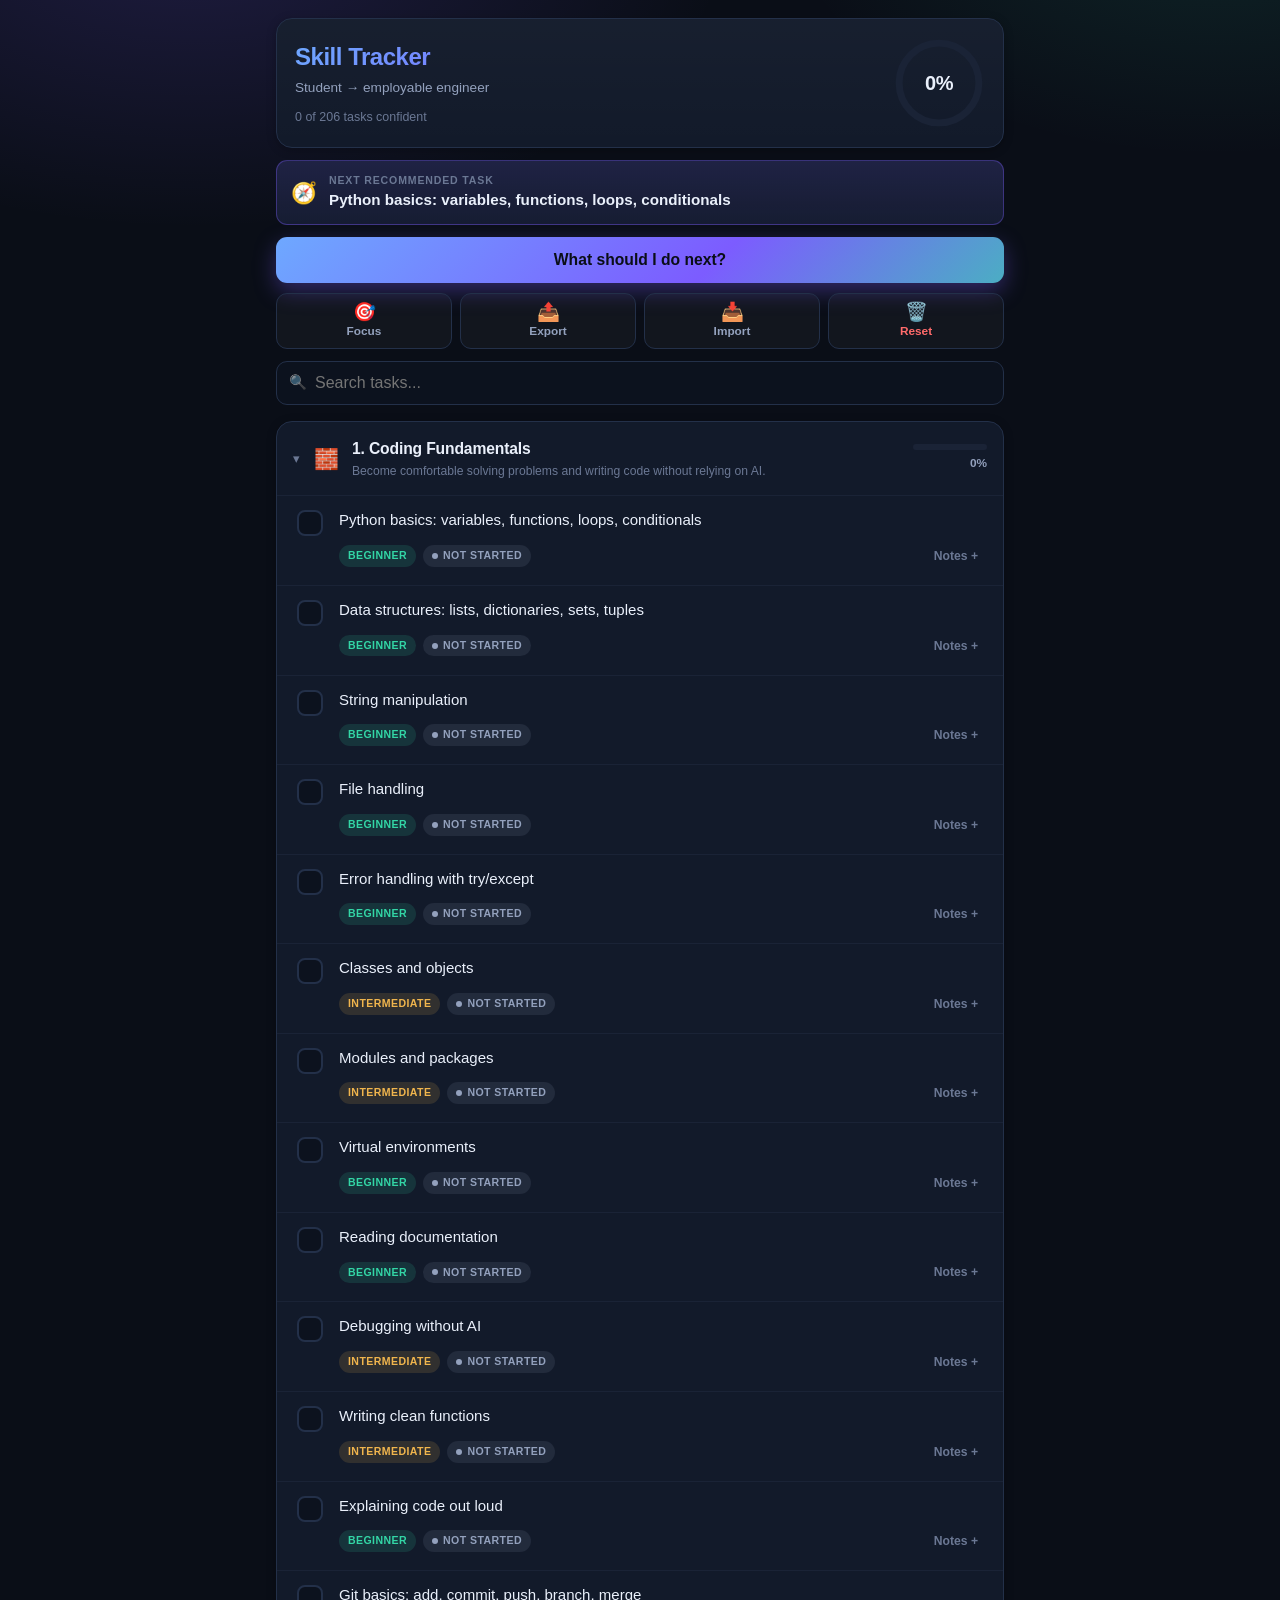
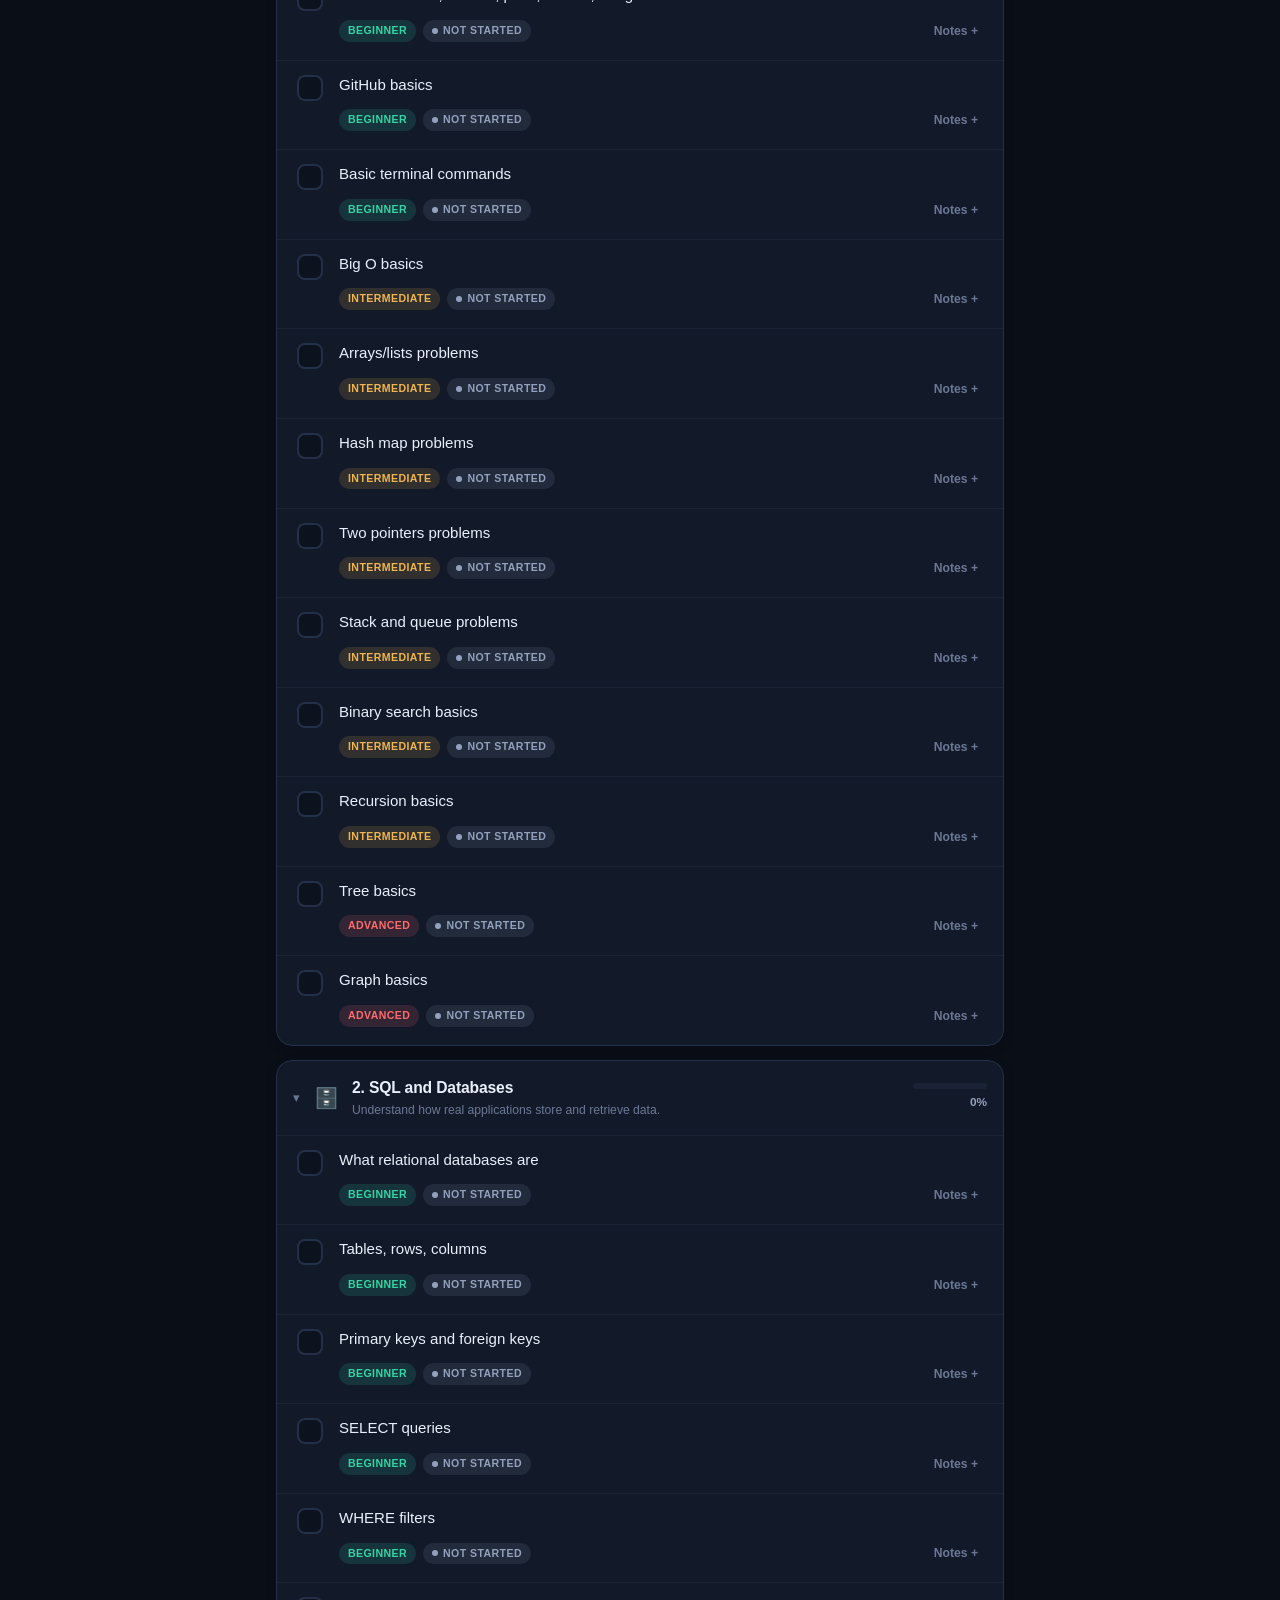
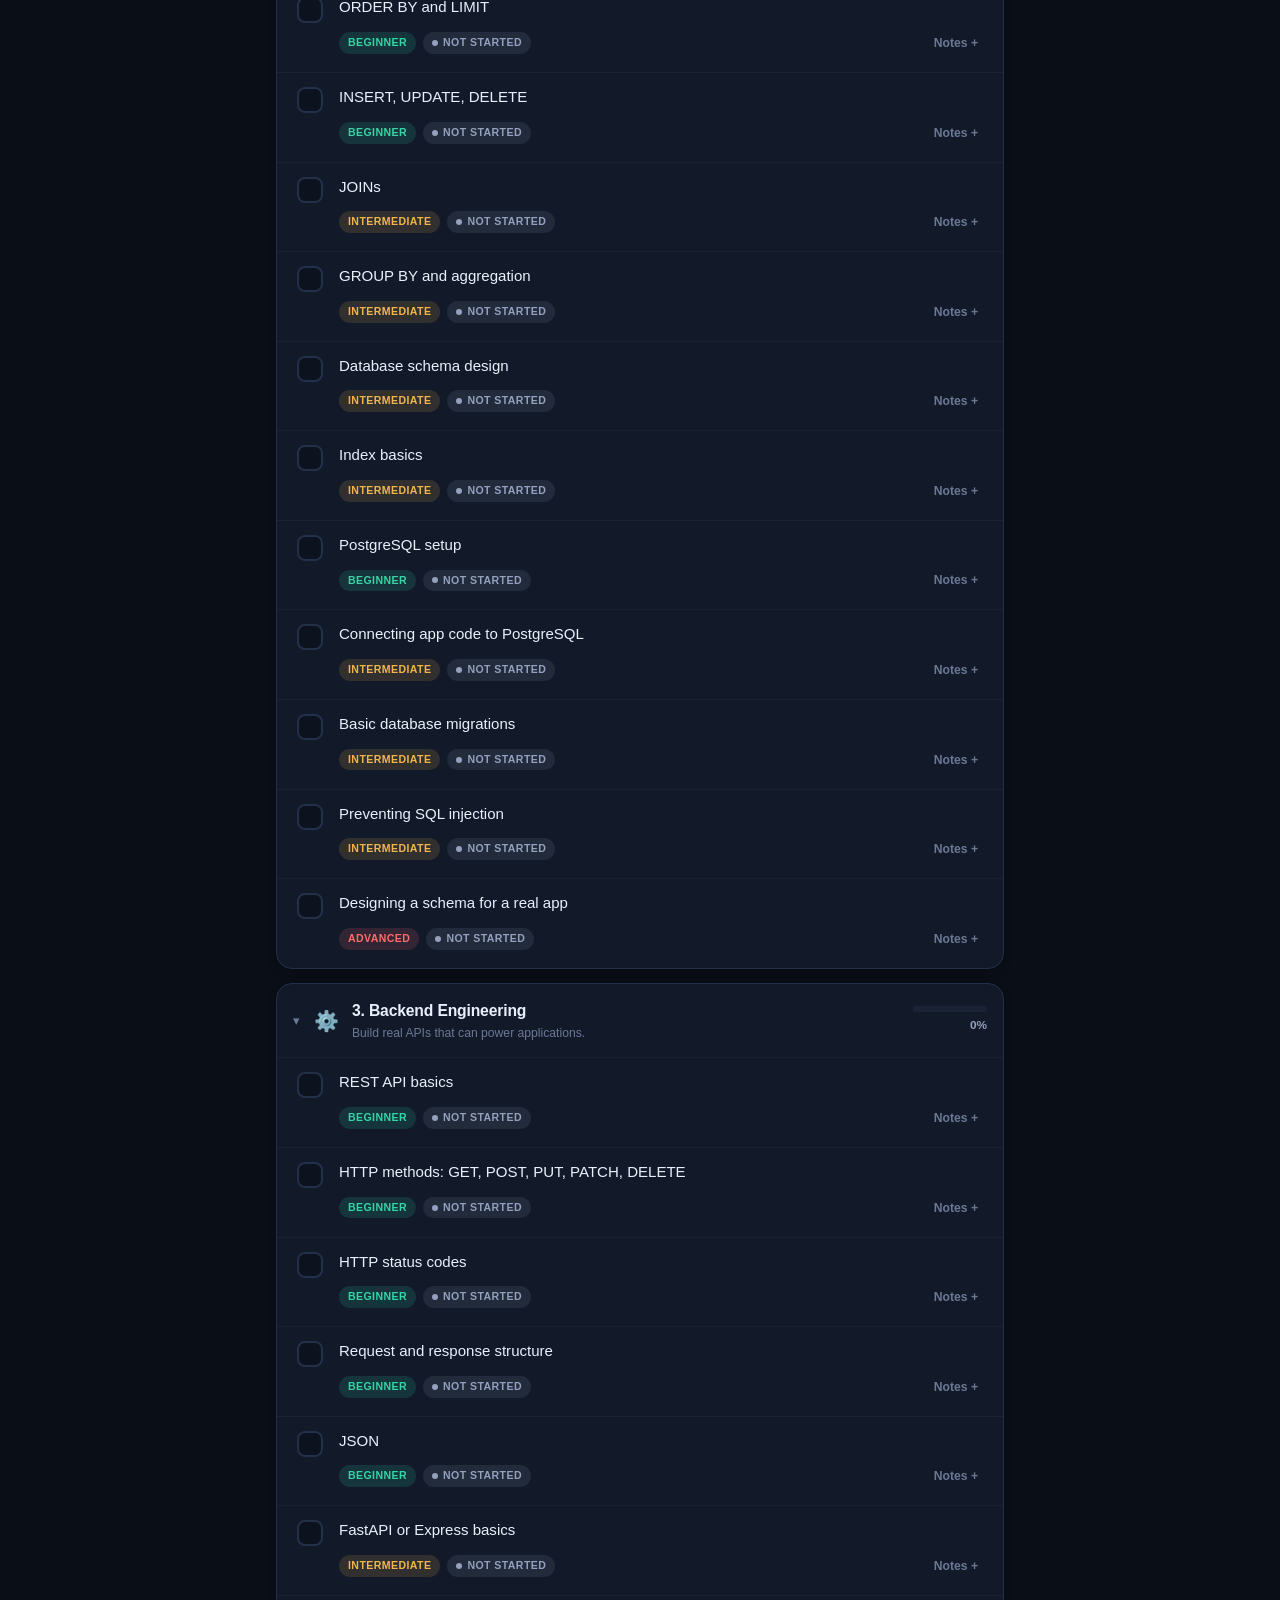
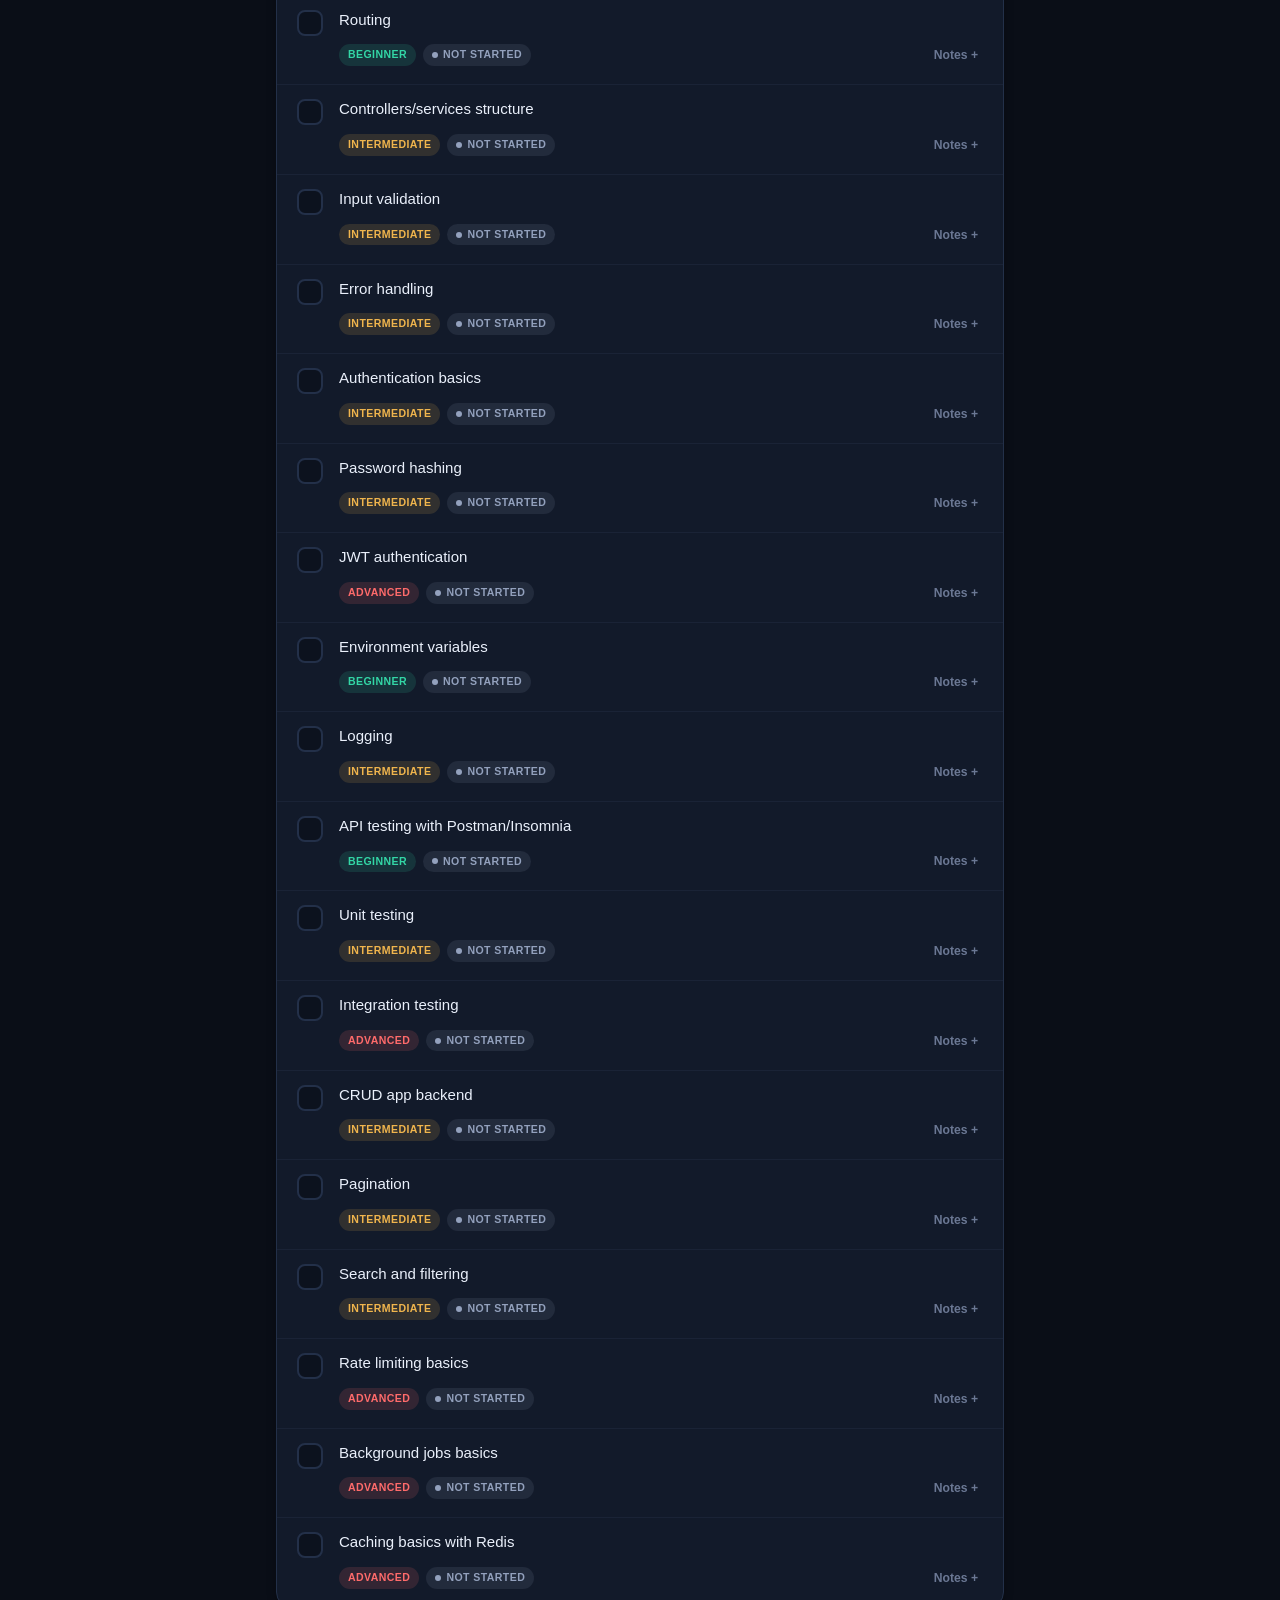
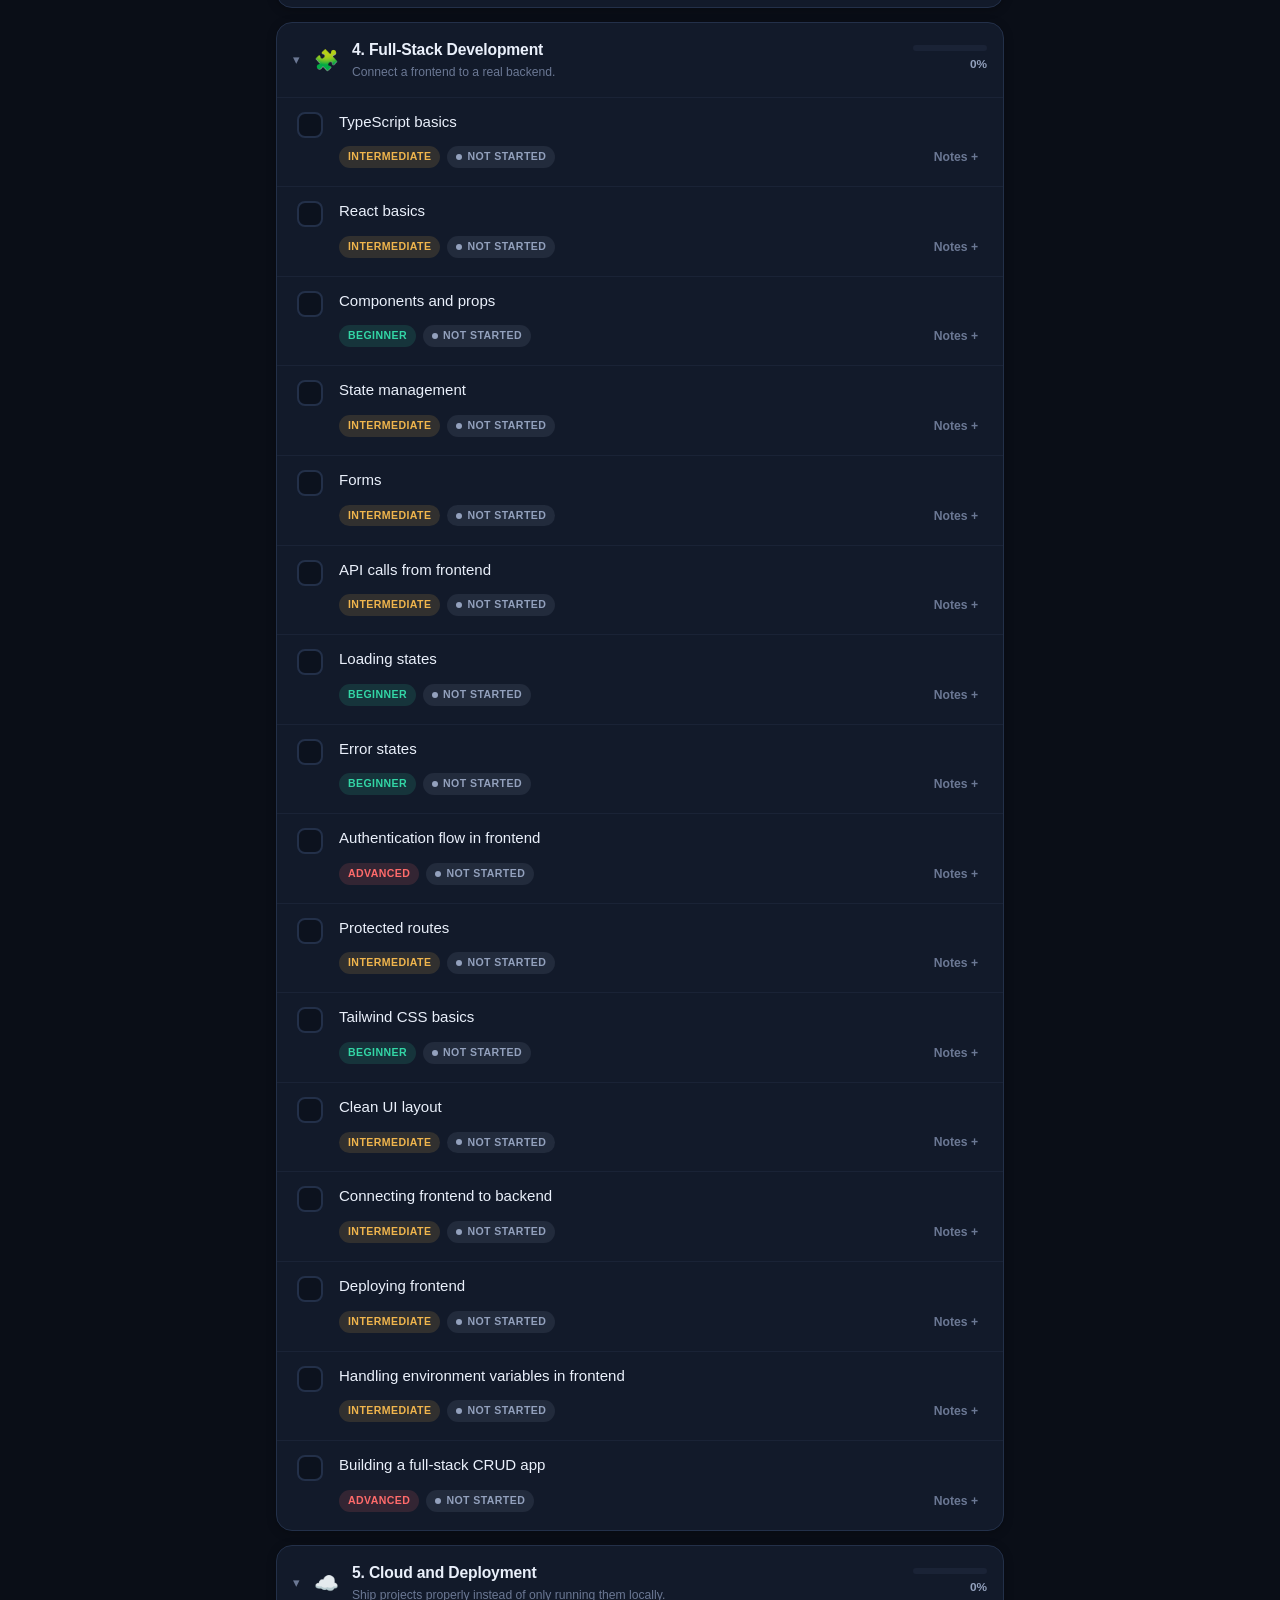
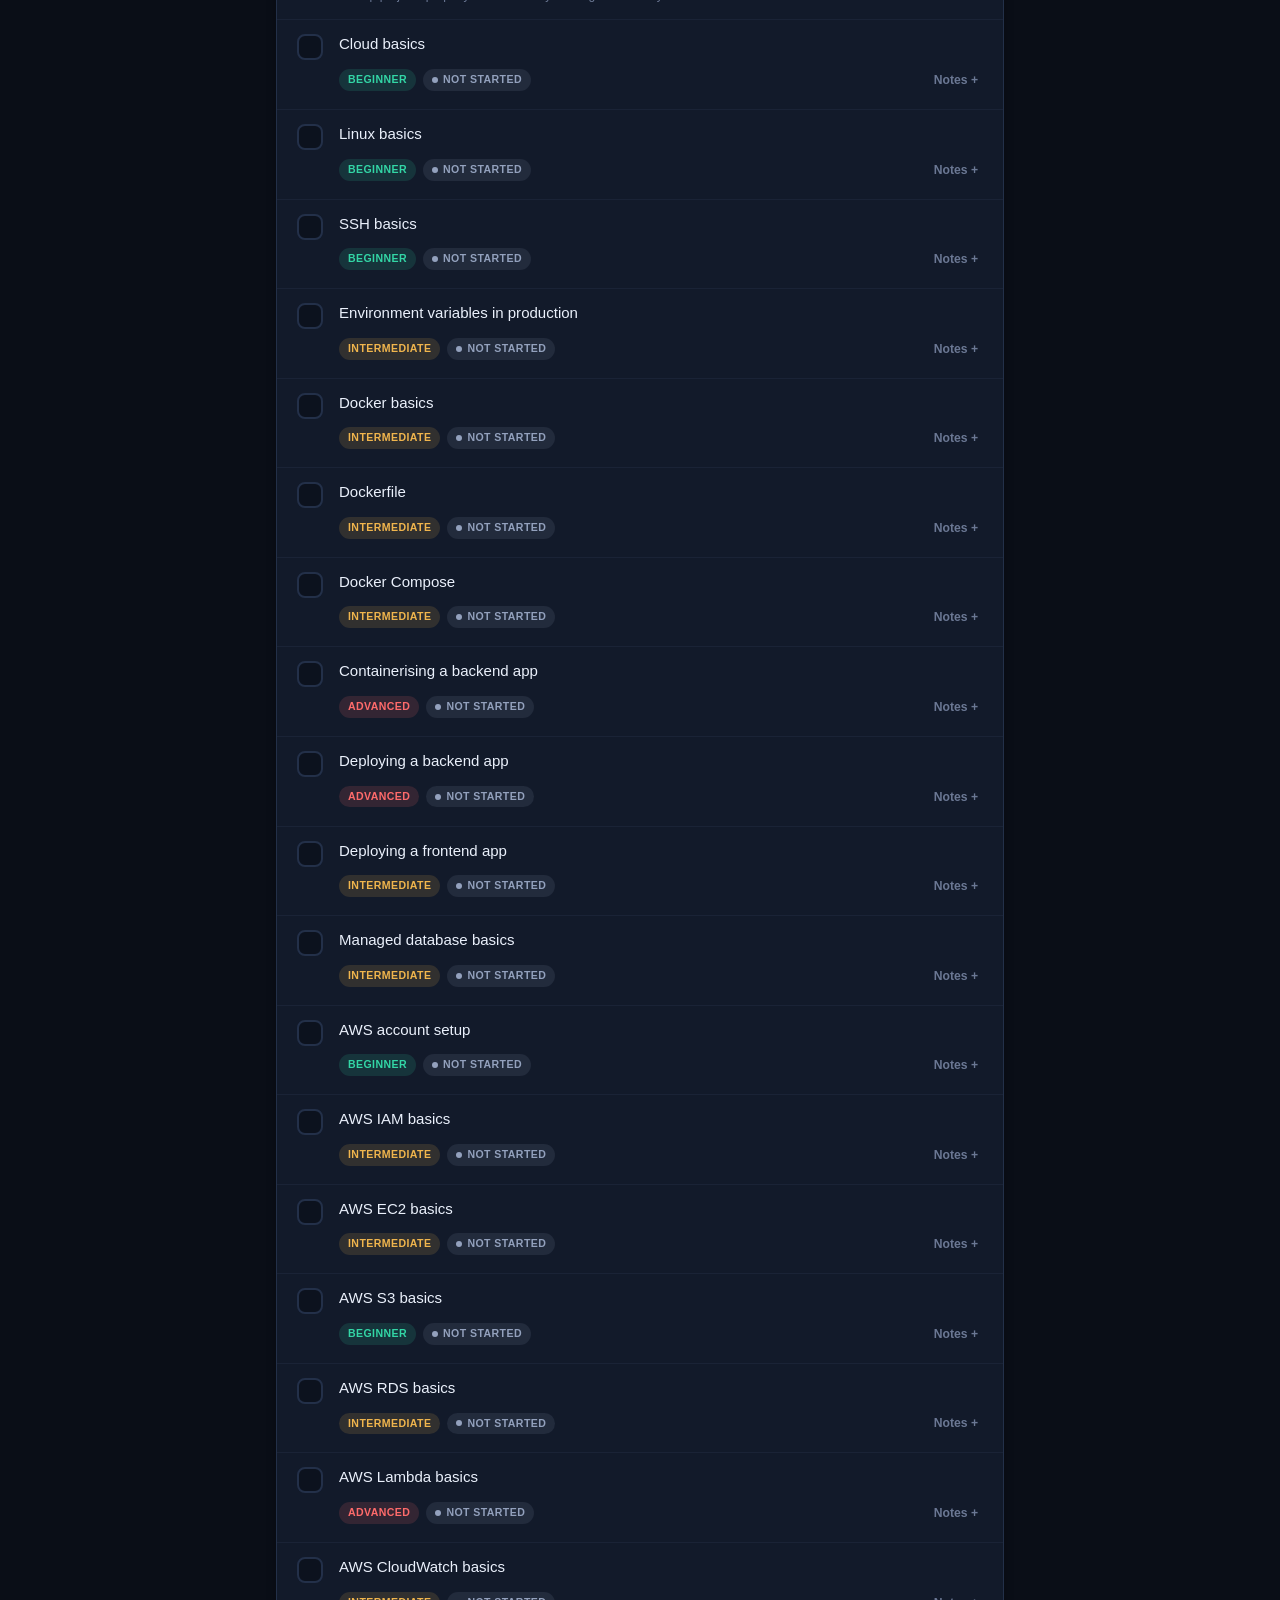
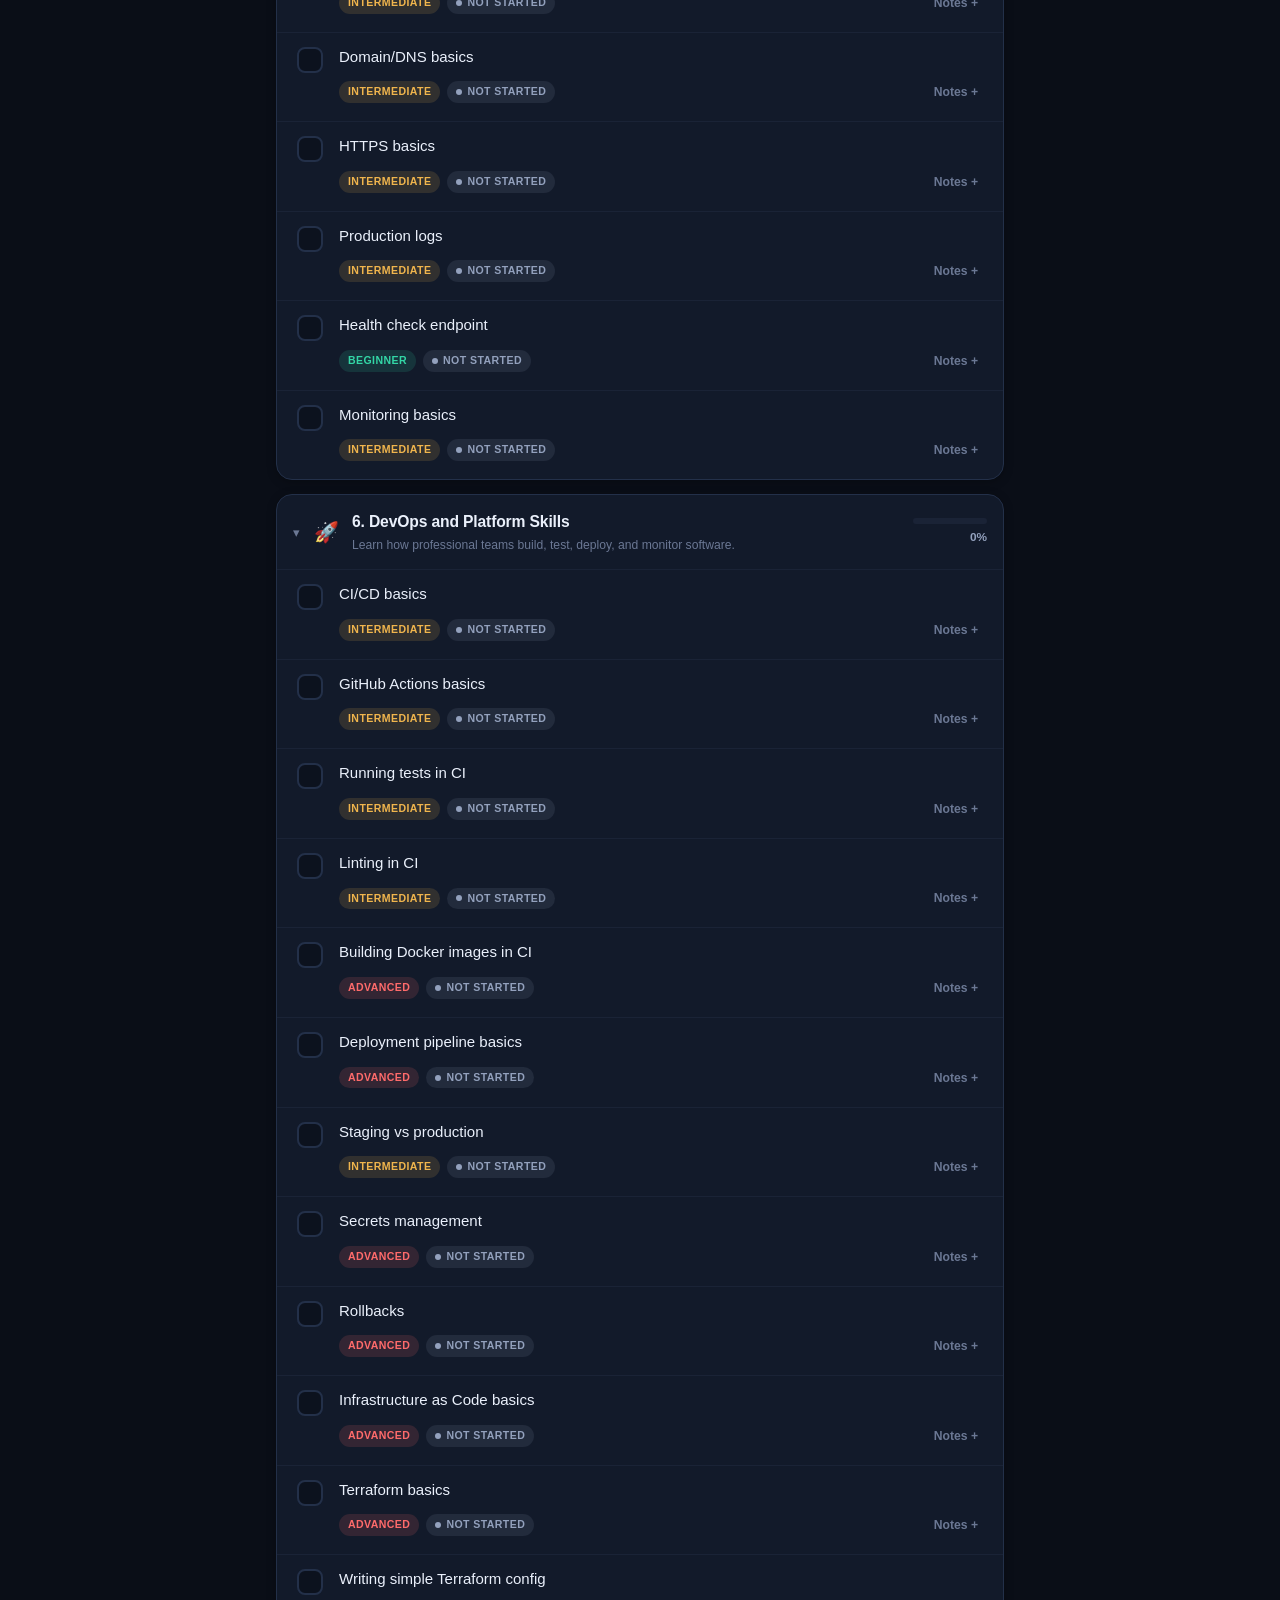
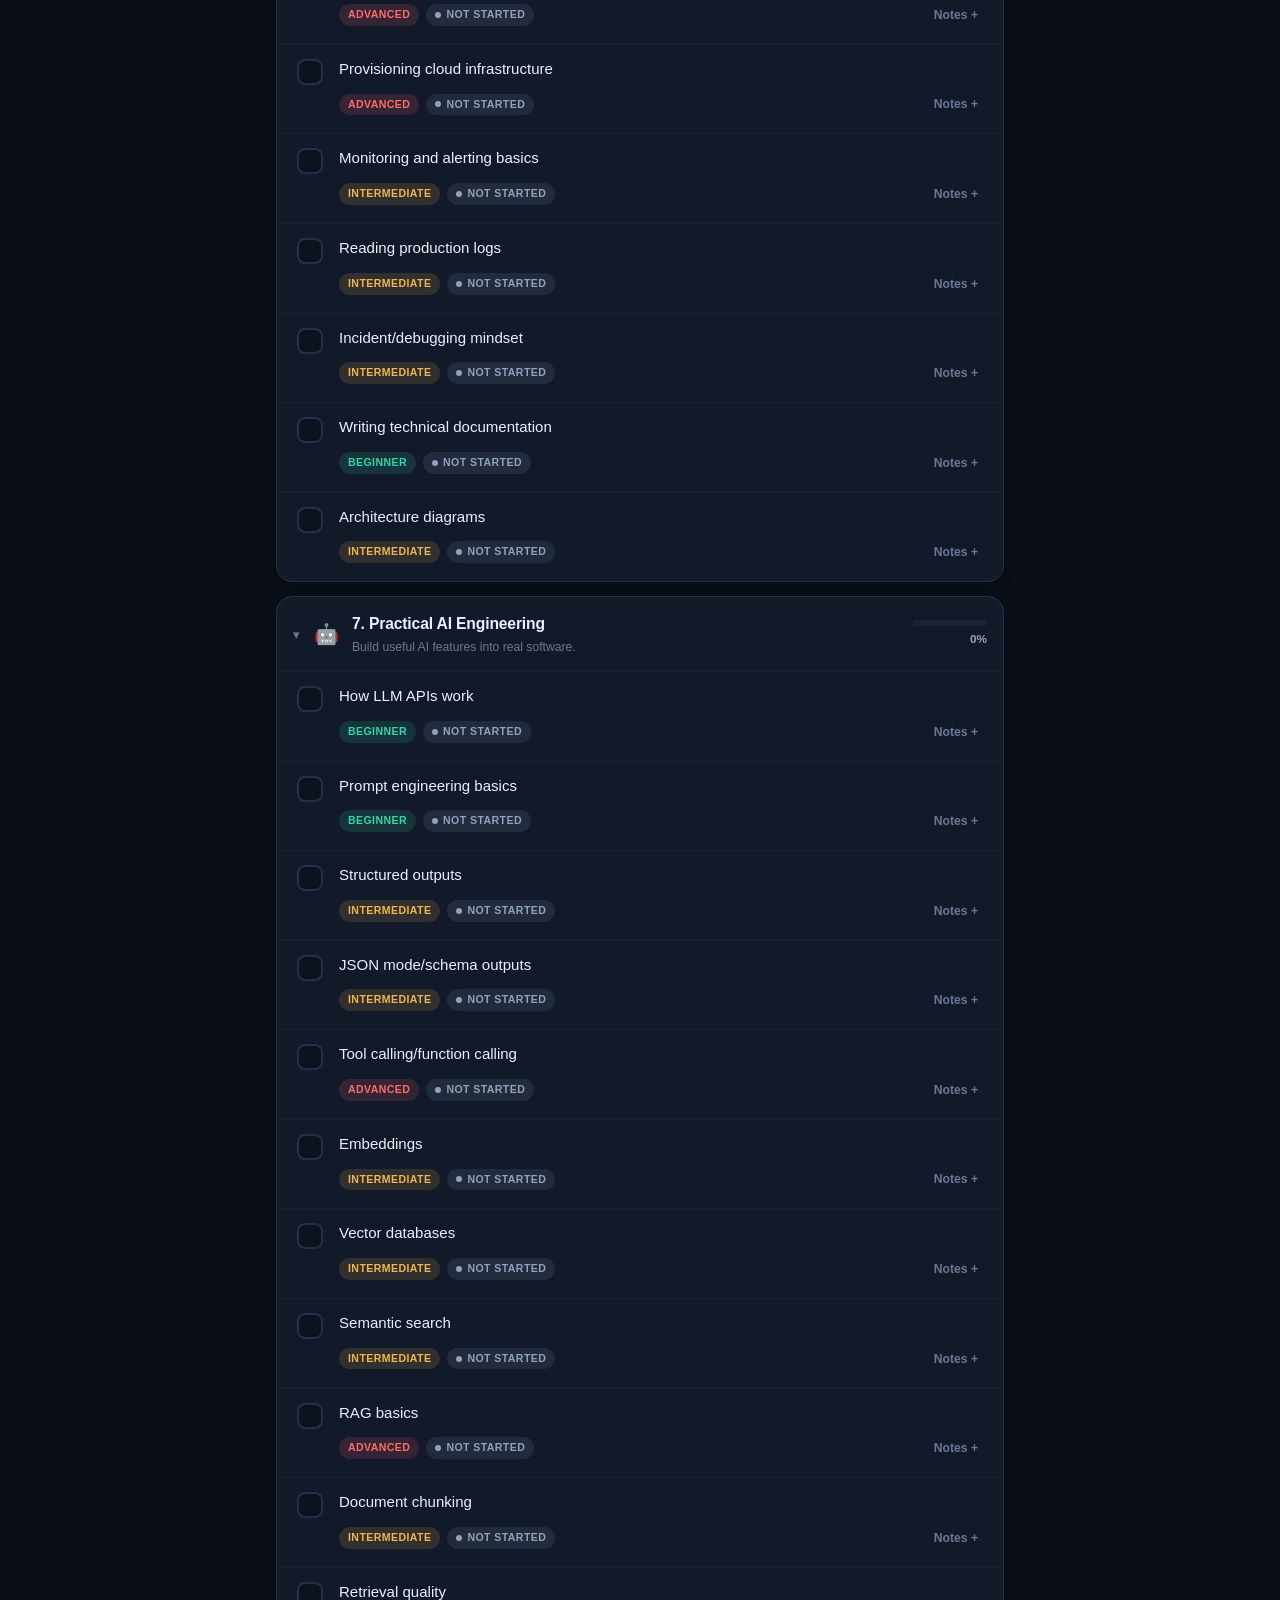
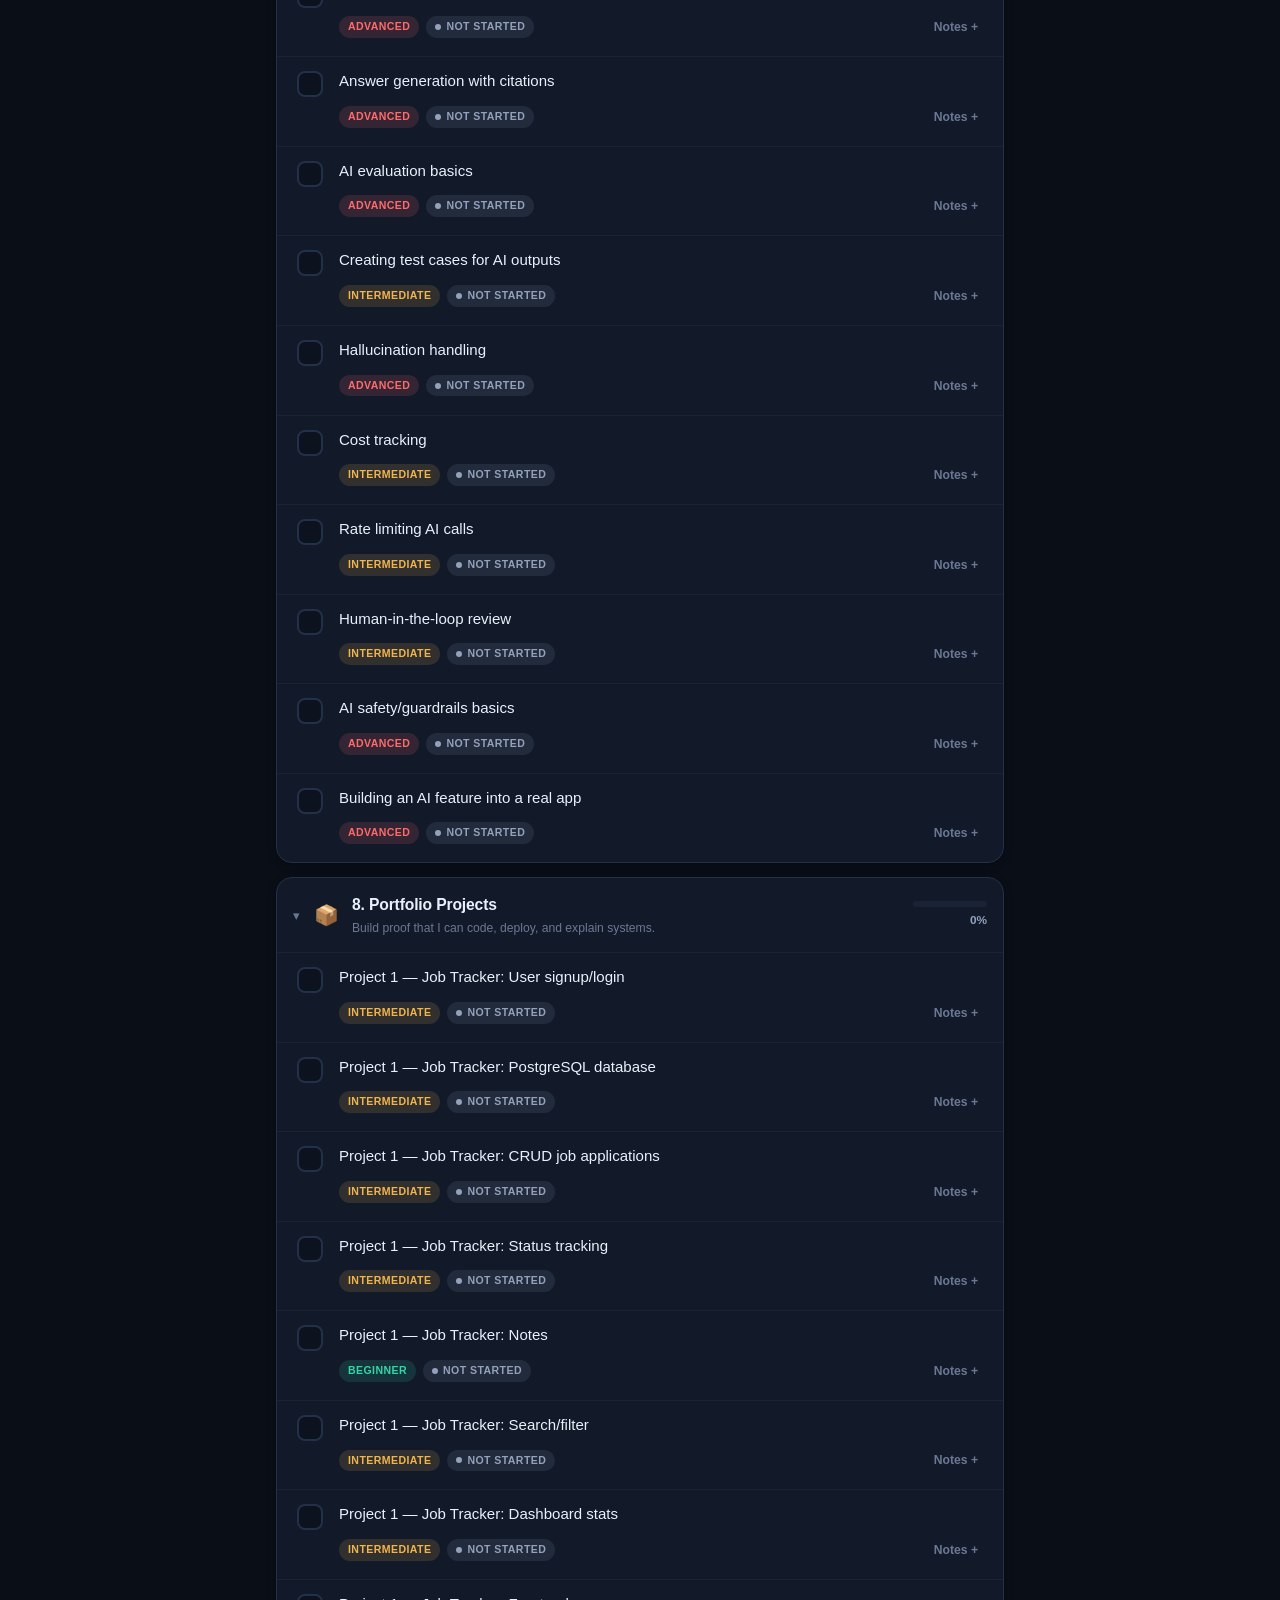
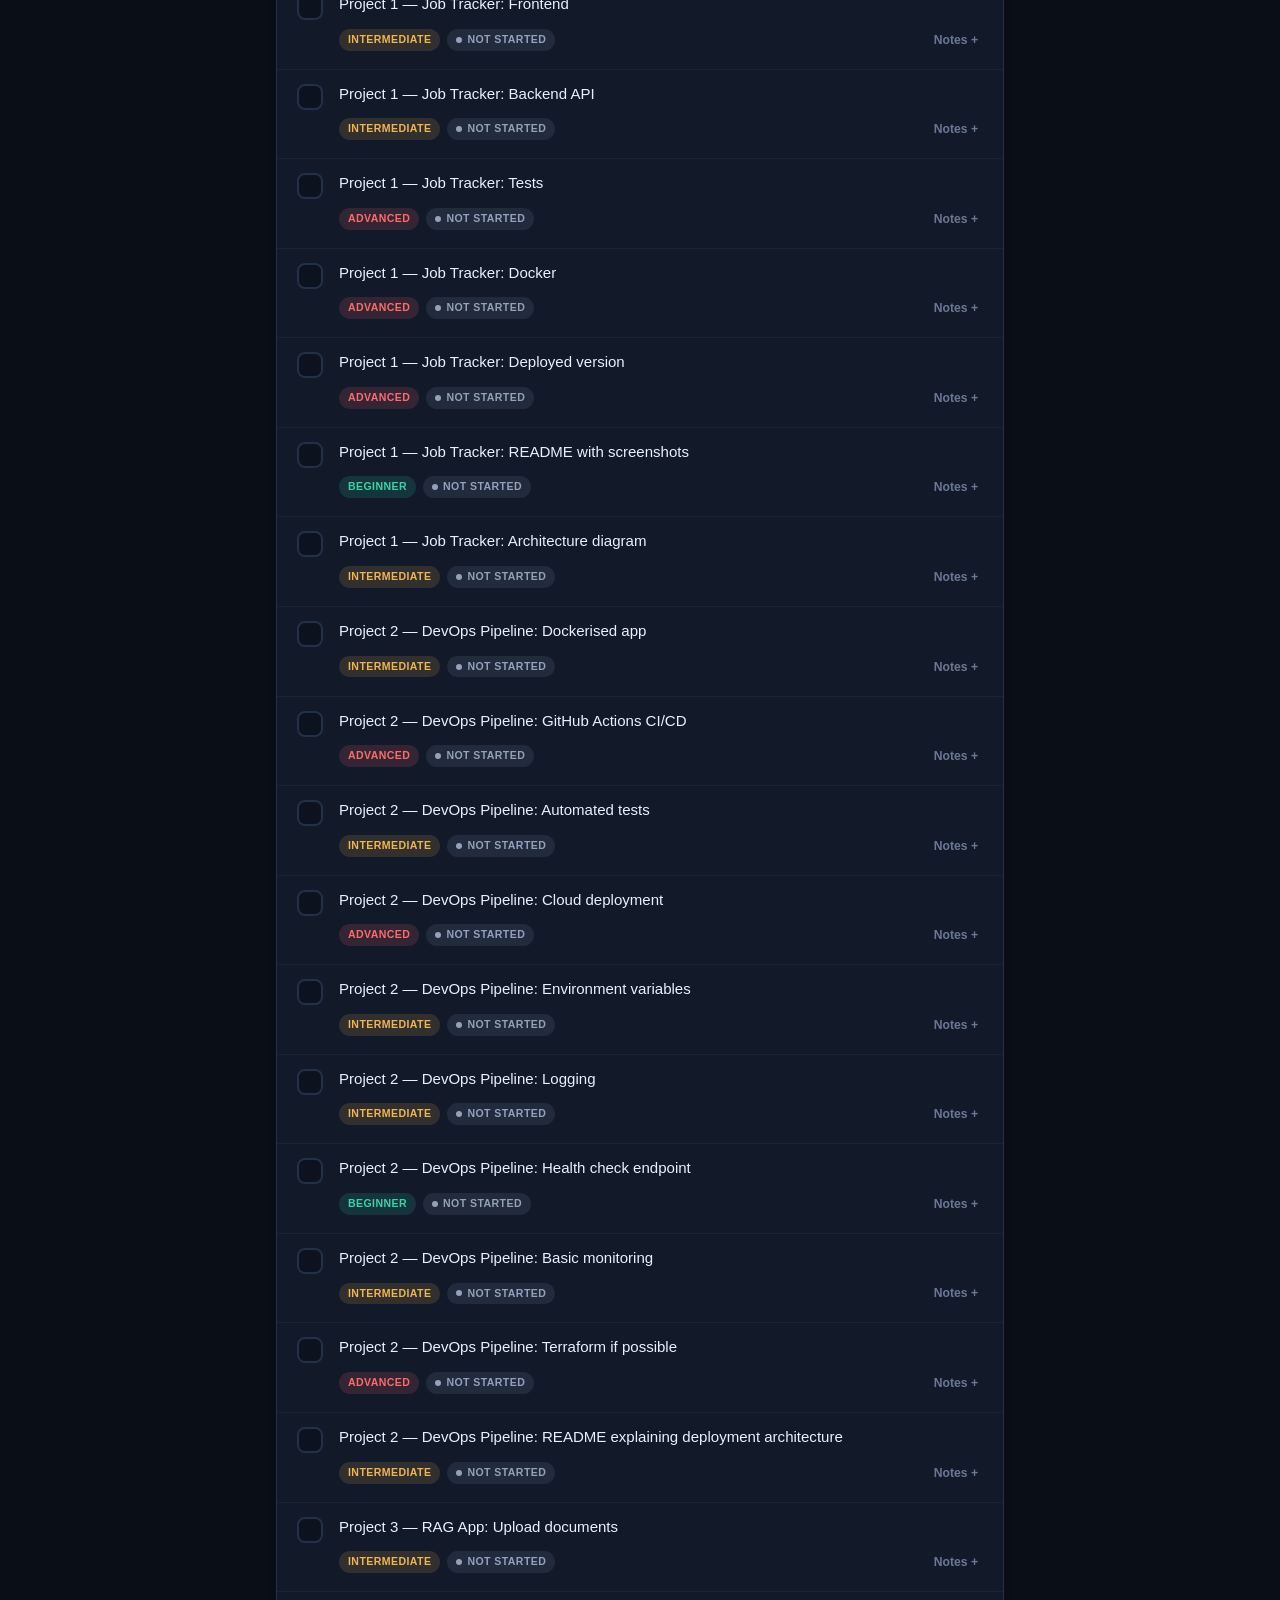
<file: template.html>
<!DOCTYPE html>
<html lang="en">
<head>
  <meta charset="UTF-8" />
  <!-- Responsive + iOS notch support. viewport-fit=cover lets us use safe-area insets. -->
  <meta name="viewport" content="width=device-width, initial-scale=1.0, viewport-fit=cover" />
  <meta name="theme-color" content="#0d1117" />
  <!-- iOS "Add to Home Screen" support -->
  <meta name="apple-mobile-web-app-capable" content="yes" />
  <meta name="apple-mobile-web-app-status-bar-style" content="black-translucent" />
  <meta name="apple-mobile-web-app-title" content="Skill Tracker" />
  <meta name="mobile-web-app-capable" content="yes" />
  <title>Skill Tracker</title>
  <link rel="stylesheet" href="styles.css" />
</head>
<body>
  <header class="app-header">
    <!-- Hero: title + circular overall-progress ring -->
    <div class="hero card">
      <div class="hero-text">
        <h1>Skill Tracker</h1>
        <p class="subtitle">Student → employable engineer</p>
        <div class="overall-meta" id="overallMeta">0 of 0 tasks confident</div>
      </div>
      <div class="ring" aria-hidden="true">
        <svg viewBox="0 0 120 120" class="ring-svg">
          <defs>
            <linearGradient id="ringGrad" x1="0%" y1="0%" x2="100%" y2="100%">
              <stop offset="0%" stop-color="#6ea8ff"></stop>
              <stop offset="55%" stop-color="#7c5cff"></stop>
              <stop offset="100%" stop-color="#33d6a6"></stop>
            </linearGradient>
          </defs>
          <circle class="ring-bg" cx="60" cy="60" r="52"></circle>
          <circle class="ring-fg" id="ringFg" cx="60" cy="60" r="52"></circle>
        </svg>
        <span class="ring-pct" id="overallPct">0%</span>
      </div>
    </div>

    <!-- Next recommended task -->
    <div class="next-task" id="nextTaskCard">
      <span class="next-icon">🧭</span>
      <div class="next-body">
        <span class="next-label">Next recommended task</span>
        <span class="next-text" id="nextTaskText">All done! 🎉</span>
      </div>
    </div>

    <!-- Primary action -->
    <button id="btnNext" class="btn btn-primary btn-cta">What should I do next?</button>

    <!-- Secondary actions -->
    <div class="controls">
      <button id="btnFocus" class="btn btn-ghost"><span class="bi">🎯</span>Focus</button>
      <button id="btnExport" class="btn btn-ghost"><span class="bi">📤</span>Export</button>
      <button id="btnImport" class="btn btn-ghost"><span class="bi">📥</span>Import</button>
      <button id="btnReset" class="btn btn-ghost btn-danger"><span class="bi">🗑️</span>Reset</button>
      <input type="file" id="importFile" accept="application/json" hidden />
    </div>
    <div class="search-row">
      <span class="search-icon">🔍</span>
      <input type="search" id="searchInput" class="search-input" placeholder="Search tasks..." />
    </div>
  </header>

  <main id="categories"></main>

  <footer class="app-footer">
    <p>Progress is saved automatically in this browser (localStorage). Use Export to back it up.</p>
  </footer>

  <!-- Toast for small confirmations -->
  <div id="toast" class="toast" hidden></div>

  <script src="data.js"></script>
  <script src="app.js"></script>
</body>
</html>
</file>
<file: styles.css>
/* styles.css — modern, app-like dark theme for the Skill Tracker */

:root {
  /* surfaces */
  --bg: #0a0e17;
  --bg-2: #0e1422;
  --bg-elevated: #151c2c;
  --bg-card: #121a2a;
  --bg-input: #0c121e;

  /* lines + text */
  --border: #233049;
  --border-soft: #1a2336;
  --text: #eaf0fb;
  --text-muted: #93a1bd;
  --text-dim: #6b7894;

  /* accent */
  --accent: #6ea8ff;
  --accent-2: #7c5cff;
  --accent-soft: rgba(110, 168, 255, 0.14);
  --grad: linear-gradient(135deg, #6ea8ff 0%, #7c5cff 60%, #33d6a6 120%);
  --grad-bar: linear-gradient(90deg, #6ea8ff, #7c5cff 55%, #33d6a6);

  --success: #33d6a6;
  --danger: #ff6b6b;

  /* status colours */
  --st-not: #93a1bd;
  --st-learning: #f0b54d;
  --st-practicing: #6ea8ff;
  --st-confident: #33d6a6;

  /* difficulty colours */
  --diff-beginner: #33d6a6;
  --diff-intermediate: #f0b54d;
  --diff-advanced: #ff6b6b;

  --radius: 16px;
  --radius-sm: 11px;
  --shadow: 0 8px 30px rgba(0, 0, 0, 0.35);
  --shadow-soft: 0 2px 10px rgba(0, 0, 0, 0.25);
}

* { box-sizing: border-box; }

html, body {
  margin: 0;
  padding: 0;
  color: var(--text);
  font-family: -apple-system, BlinkMacSystemFont, "Segoe UI", Roboto, Helvetica, Arial, sans-serif;
  line-height: 1.5;
  -webkit-font-smoothing: antialiased;
  -webkit-text-size-adjust: 100%;
  text-size-adjust: 100%;
}
body {
  /* deep background with two subtle accent glows up top */
  background:
    radial-gradient(900px 500px at 15% -8%, rgba(124, 92, 255, 0.18), transparent 60%),
    radial-gradient(800px 480px at 95% -12%, rgba(51, 214, 166, 0.12), transparent 55%),
    var(--bg);
  background-attachment: fixed;
  min-height: 100vh;
}

/* ---------- Header ---------- */
.app-header {
  max-width: 760px;
  margin: 0 auto;
  padding: calc(18px + env(safe-area-inset-top)) calc(16px + env(safe-area-inset-right)) 6px calc(16px + env(safe-area-inset-left));
}

.card {
  background: linear-gradient(180deg, rgba(255, 255, 255, 0.025), rgba(255, 255, 255, 0)) , var(--bg-card);
  border: 1px solid var(--border);
  border-radius: var(--radius);
  box-shadow: var(--shadow-soft);
}

/* Hero */
.hero {
  display: flex;
  align-items: center;
  gap: 14px;
  padding: 18px;
  margin-bottom: 12px;
}
.hero-text { flex: 1; min-width: 0; }
.hero-text h1 {
  margin: 0;
  font-size: 1.5rem;
  letter-spacing: -0.02em;
  background: var(--grad);
  -webkit-background-clip: text;
  background-clip: text;
  -webkit-text-fill-color: transparent;
}
.subtitle {
  margin: 3px 0 10px;
  color: var(--text-muted);
  font-size: 0.85rem;
}
.overall-meta {
  font-size: 0.78rem;
  color: var(--text-dim);
  font-weight: 500;
}

/* Progress ring */
.ring {
  position: relative;
  width: 92px;
  height: 92px;
  flex-shrink: 0;
}
.ring-svg { width: 100%; height: 100%; transform: rotate(-90deg); }
.ring-bg {
  fill: none;
  stroke: var(--border-soft);
  stroke-width: 9;
}
.ring-fg {
  fill: none;
  stroke: url(#ringGrad);
  stroke-width: 9;
  stroke-linecap: round;
  stroke-dasharray: 326.7;
  stroke-dashoffset: 326.7;
  transition: stroke-dashoffset 0.6s cubic-bezier(0.22, 1, 0.36, 1);
  filter: drop-shadow(0 0 5px rgba(124, 92, 255, 0.45));
}
.ring-pct {
  position: absolute;
  inset: 0;
  display: flex;
  align-items: center;
  justify-content: center;
  font-size: 1.25rem;
  font-weight: 700;
  letter-spacing: -0.02em;
}

/* Next task */
.next-task {
  display: flex;
  align-items: center;
  gap: 12px;
  padding: 12px 14px;
  margin-bottom: 12px;
  border-radius: var(--radius-sm);
  background:
    linear-gradient(180deg, rgba(124, 92, 255, 0.12), rgba(124, 92, 255, 0.04)),
    var(--bg-card);
  border: 1px solid rgba(124, 92, 255, 0.35);
}
.next-icon { font-size: 1.3rem; flex-shrink: 0; }
.next-body { display: flex; flex-direction: column; min-width: 0; }
.next-label {
  font-size: 0.66rem;
  text-transform: uppercase;
  letter-spacing: 0.08em;
  color: var(--text-dim);
  font-weight: 600;
}
.next-text { font-weight: 600; font-size: 0.95rem; }
.next-task.flash { animation: flash 0.9s ease; }
@keyframes flash {
  0% { box-shadow: 0 0 0 4px var(--accent-soft); border-color: var(--accent-2); }
  100% { box-shadow: none; border-color: rgba(124, 92, 255, 0.35); }
}

/* Buttons */
.btn {
  display: inline-flex;
  align-items: center;
  justify-content: center;
  gap: 7px;
  background: var(--bg-elevated);
  color: var(--text);
  border: 1px solid var(--border);
  border-radius: var(--radius-sm);
  padding: 11px 14px;
  min-height: 46px;
  font-size: 0.9rem;
  font-weight: 600;
  cursor: pointer;
  transition: transform 0.06s, filter 0.15s, background 0.15s, border-color 0.15s;
  -webkit-tap-highlight-color: transparent;
  touch-action: manipulation;
}
.btn:active { transform: scale(0.97); }
.btn .bi { font-size: 1rem; line-height: 1; }

.btn-cta {
  width: 100%;
  margin-bottom: 10px;
  background: var(--grad);
  border: none;
  color: #0a0e17;
  font-weight: 700;
  font-size: 0.98rem;
  box-shadow: 0 8px 22px rgba(124, 92, 255, 0.35);
}
.btn-cta:hover { filter: brightness(1.05); }

.btn-primary {
  background: var(--grad);
  border: none;
  color: #0a0e17;
  font-weight: 700;
}

.btn-ghost {
  background: rgba(255, 255, 255, 0.03);
  flex-direction: column;
  gap: 3px;
  min-height: 56px;
  font-size: 0.74rem;
  font-weight: 600;
  color: var(--text-muted);
  padding: 8px 6px;
}
.btn-ghost .bi { font-size: 1.15rem; }
.btn-ghost:hover { background: rgba(255, 255, 255, 0.06); color: var(--text); }
.btn-ghost.active { border-color: var(--accent-2); color: var(--text); background: var(--accent-soft); }
.btn-danger { color: var(--danger); }
.btn-danger:hover { border-color: var(--danger); }

/* Controls grid */
.controls {
  display: grid;
  grid-template-columns: repeat(4, 1fr);
  gap: 8px;
  margin-bottom: 12px;
}

/* Search */
.search-row {
  position: relative;
  margin-bottom: 10px;
}
.search-icon {
  position: absolute;
  left: 13px;
  top: 50%;
  transform: translateY(-50%);
  font-size: 0.9rem;
  opacity: 0.6;
  pointer-events: none;
}
.search-input,
.text-input,
.status-select {
  background: var(--bg-input);
  border: 1px solid var(--border);
  color: var(--text);
  border-radius: var(--radius-sm);
  padding: 12px 12px;
  font-size: 16px; /* prevents iOS zoom-on-focus */
  font-family: inherit;
  width: 100%;
  -webkit-appearance: none;
  appearance: none;
}
.search-input { padding-left: 38px; }
.status-select { -webkit-appearance: menulist; appearance: menulist; }
.search-input:focus,
.text-input:focus,
.status-select:focus {
  outline: none;
  border-color: var(--accent-2);
  box-shadow: 0 0 0 3px rgba(124, 92, 255, 0.18);
}

/* ---------- Main ---------- */
main {
  max-width: 760px;
  margin: 0 auto;
  padding: 0 calc(16px + env(safe-area-inset-right)) 40px calc(16px + env(safe-area-inset-left));
}

/* Category */
.category {
  border: 1px solid var(--border);
  border-radius: var(--radius);
  margin-bottom: 14px;
  overflow: hidden;
  background: var(--bg-card);
  box-shadow: var(--shadow-soft);
}
.cat-header {
  display: flex;
  align-items: center;
  gap: 11px;
  padding: 15px 16px;
  cursor: pointer;
  user-select: none;
  -webkit-tap-highlight-color: transparent;
}
.cat-header:active { background: rgba(255, 255, 255, 0.03); }
.cat-caret {
  transition: transform 0.25s;
  color: var(--text-dim);
  flex-shrink: 0;
  font-size: 0.8rem;
}
.category.collapsed .cat-caret { transform: rotate(-90deg); }
.cat-icon {
  font-size: 1.25rem;
  flex-shrink: 0;
  width: 30px;
  text-align: center;
}
.cat-title-wrap { flex: 1; min-width: 0; }
.cat-title { font-weight: 700; font-size: 0.98rem; letter-spacing: -0.01em; }
.cat-goal {
  font-size: 0.76rem;
  color: var(--text-dim);
  margin-top: 2px;
}
.cat-progress-wrap {
  display: flex;
  flex-direction: column;
  align-items: flex-end;
  gap: 5px;
  flex-shrink: 0;
}
.cat-progress-bar {
  width: 74px;
  height: 6px;
  background: var(--border-soft);
  border-radius: 999px;
  overflow: hidden;
}
.cat-progress-fill {
  height: 100%;
  background: var(--grad-bar);
  border-radius: 999px;
  transition: width 0.45s cubic-bezier(0.22, 1, 0.36, 1);
}
.cat-pct {
  font-size: 0.74rem;
  color: var(--text-muted);
  font-weight: 600;
  min-width: 34px;
  text-align: right;
}

.cat-body { border-top: 1px solid var(--border-soft); }
.category.collapsed .cat-body { display: none; }

/* Item */
.item {
  padding: 13px 16px;
  border-bottom: 1px solid var(--border-soft);
  transition: background 0.2s;
}
.item:last-child { border-bottom: none; }
.item.done { background: rgba(51, 214, 166, 0.04); }
.item.done .item-task { color: var(--text-dim); text-decoration: line-through; }
.item.hidden { display: none; }

.item-main {
  display: flex;
  align-items: flex-start;
  gap: 13px;
}
.item-check {
  appearance: none;
  -webkit-appearance: none;
  width: 26px;
  height: 26px;
  border: 2px solid var(--border);
  border-radius: 8px;
  cursor: pointer;
  flex-shrink: 0;
  margin-top: 1px;
  position: relative;
  background: var(--bg-input);
  transition: background 0.15s, border-color 0.15s, transform 0.1s;
  -webkit-tap-highlight-color: transparent;
  touch-action: manipulation;
}
.item-check:active { transform: scale(0.9); }
.item-check:checked {
  background: var(--success);
  border-color: var(--success);
}
.item-check:checked::after {
  content: "";
  position: absolute;
  left: 8px;
  top: 3px;
  width: 6px;
  height: 12px;
  border: solid #0a0e17;
  border-width: 0 2.5px 2.5px 0;
  transform: rotate(45deg);
}
.item-content { flex: 1; min-width: 0; }
.item-task { font-size: 0.94rem; }

.item-tags {
  display: flex;
  align-items: center;
  gap: 7px;
  margin-top: 8px;
  flex-wrap: wrap;
}

.badge {
  font-size: 0.66rem;
  font-weight: 700;
  padding: 3px 9px;
  border-radius: 999px;
  text-transform: uppercase;
  letter-spacing: 0.04em;
  white-space: nowrap;
}
.diff-Beginner { background: rgba(51, 214, 166, 0.14); color: var(--diff-beginner); }
.diff-Intermediate { background: rgba(240, 181, 77, 0.14); color: var(--diff-intermediate); }
.diff-Advanced { background: rgba(255, 107, 107, 0.14); color: var(--diff-advanced); }

.status-badge { display: inline-flex; align-items: center; gap: 5px; }
.status-badge::before {
  content: "";
  width: 6px; height: 6px;
  border-radius: 50%;
  background: currentColor;
}
.status-NotStarted { background: rgba(147, 161, 189, 0.12); color: var(--st-not); }
.status-Learning { background: rgba(240, 181, 77, 0.15); color: var(--st-learning); }
.status-Practicing { background: rgba(110, 168, 255, 0.15); color: var(--st-practicing); }
.status-Confident { background: rgba(51, 214, 166, 0.15); color: var(--st-confident); }

.btn-expand {
  background: none;
  border: none;
  color: var(--text-dim);
  font-size: 0.76rem;
  font-weight: 600;
  cursor: pointer;
  padding: 6px 9px;
  min-height: 32px;
  border-radius: 8px;
  margin-left: auto;
  -webkit-tap-highlight-color: transparent;
  touch-action: manipulation;
}
.btn-expand:active { background: rgba(255, 255, 255, 0.05); }

/* Item details */
.item-details {
  margin-top: 12px;
  padding-top: 12px;
  border-top: 1px dashed var(--border-soft);
  display: grid;
  gap: 10px;
}
.item-details.collapsed { display: none; }
.field-label {
  font-size: 0.7rem;
  color: var(--text-dim);
  font-weight: 600;
  text-transform: uppercase;
  letter-spacing: 0.05em;
  margin-bottom: 5px;
  display: block;
}
.detail-row { display: flex; gap: 10px; flex-wrap: wrap; }
.detail-row > div { flex: 1; min-width: 150px; }
.notes-input { min-height: 56px; resize: vertical; }
.resource-link {
  font-size: 0.8rem;
  color: var(--accent);
  margin-top: 5px;
  word-break: break-all;
  display: inline-block;
}

/* Focus mode */
body.focus-mode .category { display: none; }
body.focus-mode .category.focus-visible { display: block; }
body.focus-mode .item:not(.focus-item) { display: none; }
body.focus-mode .cat-body { display: block !important; }
.focus-banner {
  display: none;
  max-width: 760px;
  margin: 0 auto 12px;
  padding: 12px 16px;
  background: linear-gradient(135deg, rgba(124, 92, 255, 0.18), rgba(51, 214, 166, 0.12));
  border: 1px solid var(--accent-2);
  border-radius: var(--radius-sm);
  font-size: 0.86rem;
  font-weight: 500;
  align-items: center;
  justify-content: space-between;
  gap: 10px;
}
body.focus-mode .focus-banner { display: flex; }

/* Toast */
.toast {
  position: fixed;
  bottom: calc(20px + env(safe-area-inset-bottom));
  left: 50%;
  transform: translateX(-50%);
  background: var(--bg-elevated);
  border: 1px solid var(--border);
  color: var(--text);
  padding: 12px 20px;
  border-radius: 999px;
  font-size: 0.86rem;
  font-weight: 500;
  box-shadow: var(--shadow);
  z-index: 50;
  animation: toastIn 0.22s ease;
}
@keyframes toastIn {
  from { opacity: 0; transform: translate(-50%, 10px); }
  to { opacity: 1; transform: translate(-50%, 0); }
}

.app-footer {
  max-width: 760px;
  margin: 0 auto;
  padding: 0 16px calc(40px + env(safe-area-inset-bottom));
  color: var(--text-dim);
  font-size: 0.76rem;
  text-align: center;
}

.weekly-reset {
  margin: 12px 16px;
  display: flex;
  justify-content: flex-end;
}
.weekly-reset .btn { min-height: 40px; padding: 9px 14px; }

/* ---------- Responsive ---------- */
@media (max-width: 560px) {
  .cat-goal { display: none; }
  .cat-icon { font-size: 1.15rem; width: 26px; }
  .hero { padding: 16px; }
  .hero-text h1 { font-size: 1.35rem; }
  .ring { width: 78px; height: 78px; }
  .ring-pct { font-size: 1.05rem; }
  .item-task { font-size: 0.95rem; }
}
@media (max-width: 360px) {
  .controls { grid-template-columns: repeat(2, 1fr); }
}

@media (prefers-reduced-motion: reduce) {
  * { transition: none !important; animation: none !important; scroll-behavior: auto !important; }
}
</file>
